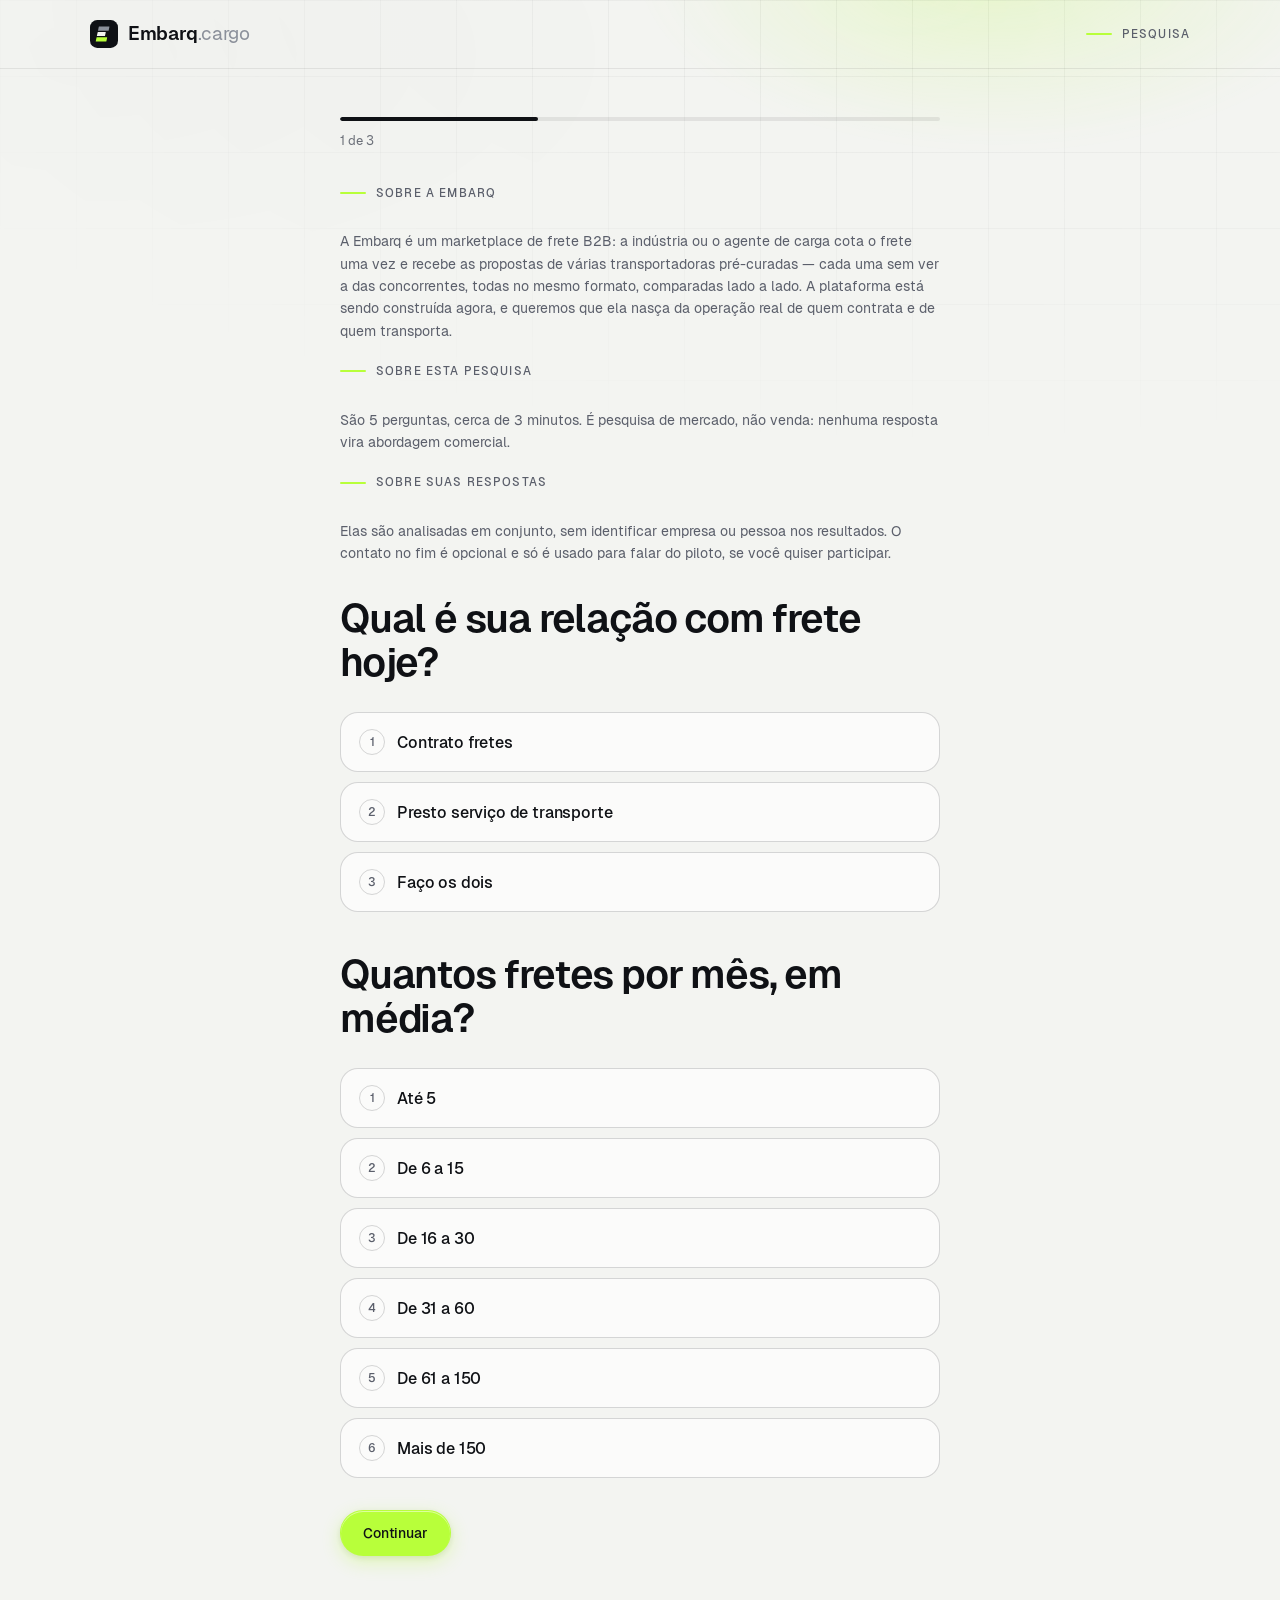
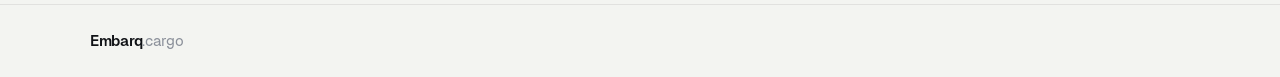
<file: pesquisa/index.html>
<!doctype html>
<html lang="pt-BR">
  <head>
    <meta charset="UTF-8" />
    <meta name="viewport" content="width=device-width, initial-scale=1.0" />

    <title>Pesquisa — Embarq.cargo</title>
    <meta
      name="description"
      content="5 perguntas rápidas sobre como o frete é cotado e contratado hoje. Sem cadastro, responde em três minutos."
    />
    <link rel="canonical" href="https://embarqcargo.com.br/pesquisa/" />
    <!-- `noindex` de propósito: a pesquisa é um momento, não uma página de
         produto. Indexá-la poria um questionário na frente de quem procura a
         Embarq. `follow` porque os links daqui para a landing continuam valendo,
         e as tags og seguem funcionando — quem compartilha no WhatsApp vê o
         cartão, que é como esta página realmente circula. -->
    <meta name="robots" content="noindex, follow" />
    <meta name="theme-color" content="#0F1115" />

    <meta property="og:type" content="website" />
    <meta property="og:site_name" content="Embarq Cargo" />
    <meta property="og:locale" content="pt_BR" />
    <meta property="og:url" content="https://embarqcargo.com.br/pesquisa/" />
    <meta property="og:title" content="Pesquisa — Embarq.cargo" />
    <meta
      property="og:description"
      content="5 perguntas sobre como o frete é cotado e contratado hoje. Sem cadastro, três minutos."
    />
    <meta property="og:image" content="https://embarqcargo.com.br/og-image.png" />
    <meta property="og:image:width" content="1200" />
    <meta property="og:image:height" content="630" />

    <meta name="twitter:card" content="summary_large_image" />
    <meta name="twitter:title" content="Pesquisa — Embarq.cargo" />
    <meta
      name="twitter:description"
      content="5 perguntas sobre como o frete é cotado e contratado hoje. Sem cadastro, três minutos."
    />
    <meta name="twitter:image" content="https://embarqcargo.com.br/og-image.png" />

    <link rel="icon" href="/favicon.svg" type="image/svg+xml" />
    <link rel="apple-touch-icon" href="/apple-touch-icon.png" />

    <script type="module" crossorigin src="/assets/pesquisa-C1ynrrqN.js"></script>
    <link rel="modulepreload" crossorigin href="/assets/index-CfhsuWbz.js">
    <link rel="stylesheet" crossorigin href="/assets/index-B1-DxNjW.css">
  </head>

  <body>
    <div class="fundo" aria-hidden="true"></div>

    <div class="conteudo flex min-h-dvh flex-col">
      <header class="border-b border-line">
        <div class="container-embarq flex h-[68px] items-center justify-between gap-4">
          <a href="/" class="flex items-center gap-2.5 text-ink no-underline" aria-label="Embarq.cargo, página inicial">
            <svg width="28" height="28" viewBox="0 0 200 200" aria-hidden="true" focusable="false">
              <rect width="200" height="200" rx="52" fill="#0F1115" />
              <g transform="translate(100 100) skewX(-12) translate(-100 -100)">
                <rect x="52" y="47" width="76" height="30" rx="2" fill="#8B909A" />
                <rect x="52" y="85" width="58" height="30" rx="2" fill="#F3F4F1" />
                <rect x="52" y="123" width="76" height="30" rx="2" fill="#B8FF3A" />
              </g>
            </svg>
            <span class="text-[19px] tracking-[-0.02em]"
              ><span class="font-semibold">Embarq</span><span class="font-normal" style="color: #8b909a">.cargo</span></span
            >
          </a>
          <span class="rotulo">Pesquisa</span>
        </div>
      </header>

      <main class="container-embarq flex w-full max-w-[680px] flex-1 flex-col py-8 sm:py-12">
        <!-- A barra existe no markup entregue, mesmo antes do JavaScript: sem
             ela a tela pularia de altura no primeiro render. Fica escondida até
             a primeira pergunta aparecer. -->
        <div data-progresso hidden class="mb-8">
          <div
            class="progresso-trilho"
            role="progressbar"
            aria-valuemin="0"
            aria-valuemax="3"
            aria-valuenow="0"
            aria-label="Progresso da pesquisa"
            data-trilho
          >
            <span class="progresso-barra" style="width: 0%" data-barra></span>
          </div>
          <p class="mt-2.5 text-[13px] text-ink-400" data-contador></p>
        </div>

        <!-- Onde cada tela é montada. `aria-live="polite"` porque a troca de
             pergunta não move a página: sem isto, quem usa leitor de tela
             continuaria ouvindo a pergunta anterior. -->
        <div data-palco aria-live="polite" class="flex-1">
          <noscript>
            <h1 class="text-secao">Esta pesquisa precisa de JavaScript</h1>
            <p class="mt-4 text-lead text-ink-700">
              Ative o JavaScript para responder, ou escreva para
              <a href="mailto:contato@embarqcargo.com.br" class="text-ink underline"
                >contato@embarqcargo.com.br</a
              >.
            </p>
          </noscript>
        </div>
      </main>

      <footer class="border-t border-line">
        <div class="container-embarq flex flex-wrap items-center justify-between gap-3 py-6">
          <span class="text-[15px] tracking-[-0.02em]"
            ><span class="font-semibold">Embarq</span><span class="font-normal" style="color: #8b909a">.cargo</span></span
          >
        </div>
      </footer>
    </div>
  </body>
</html>
</file>
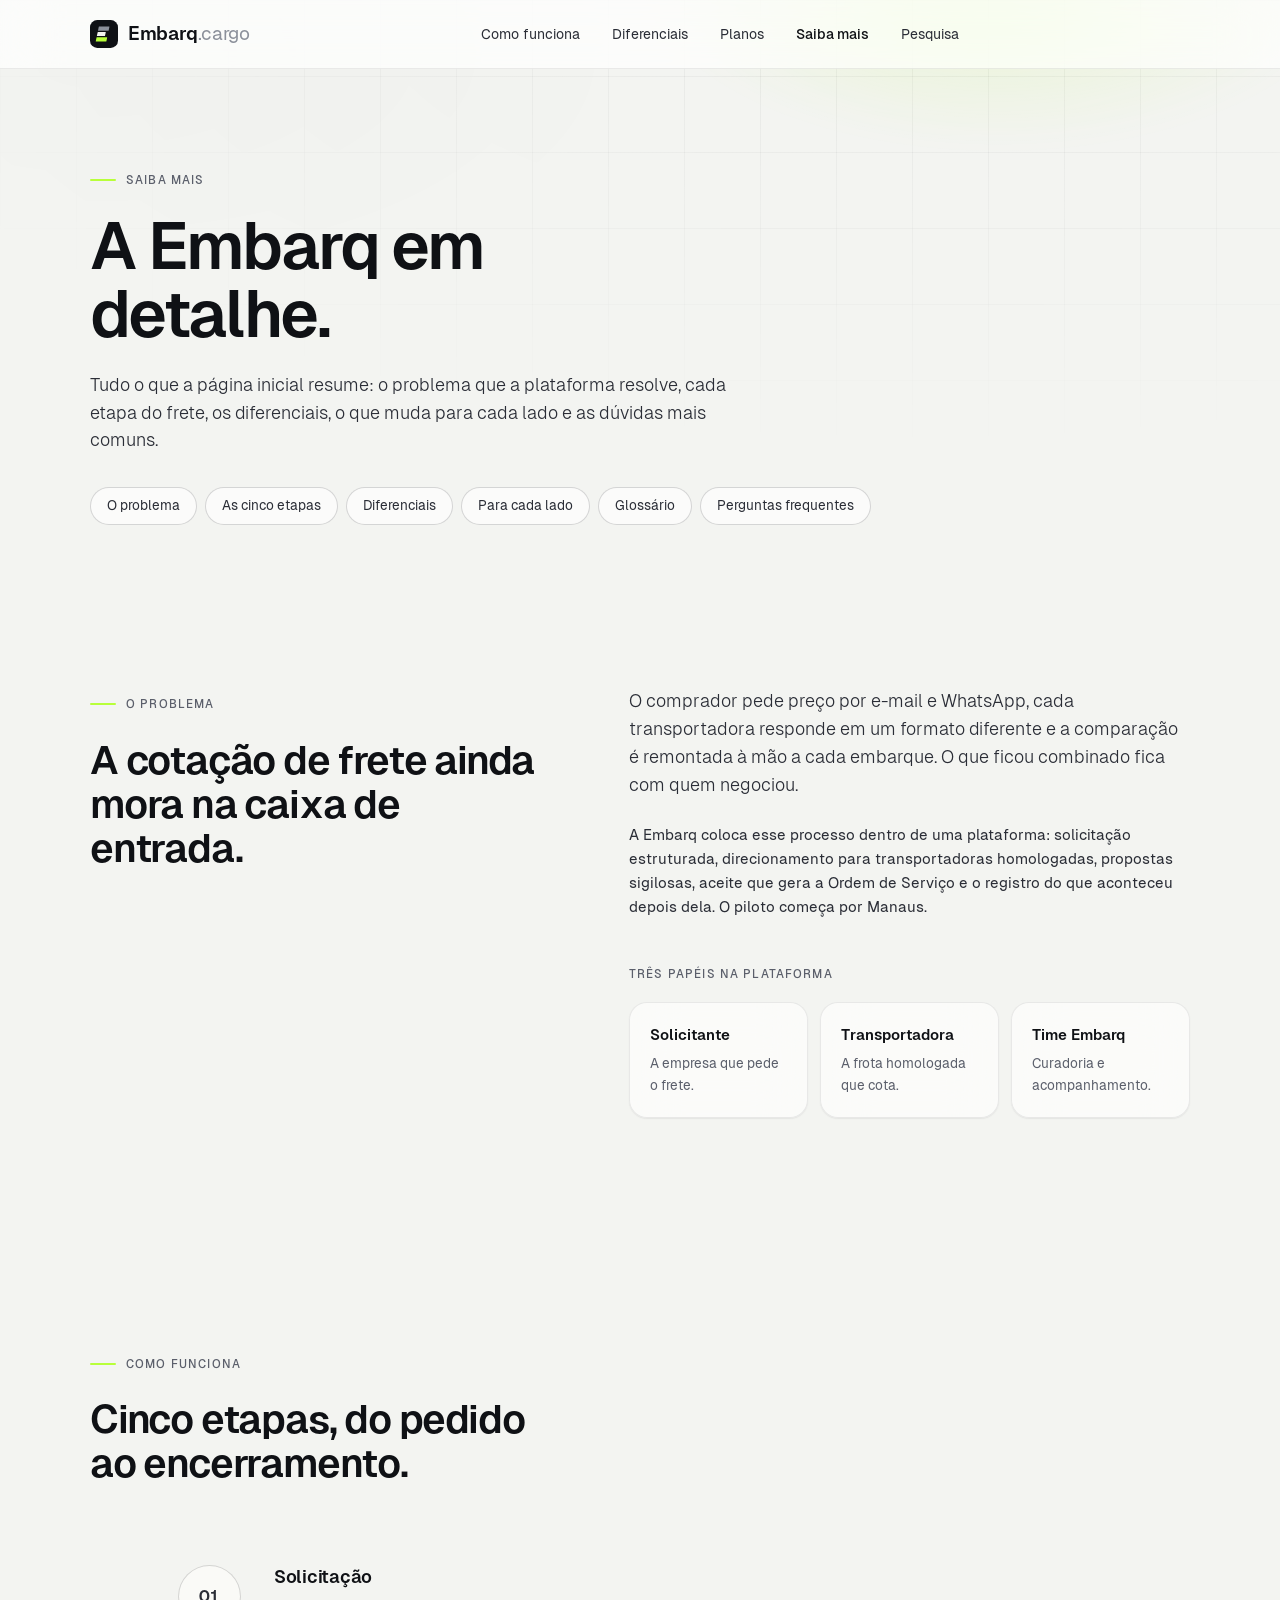
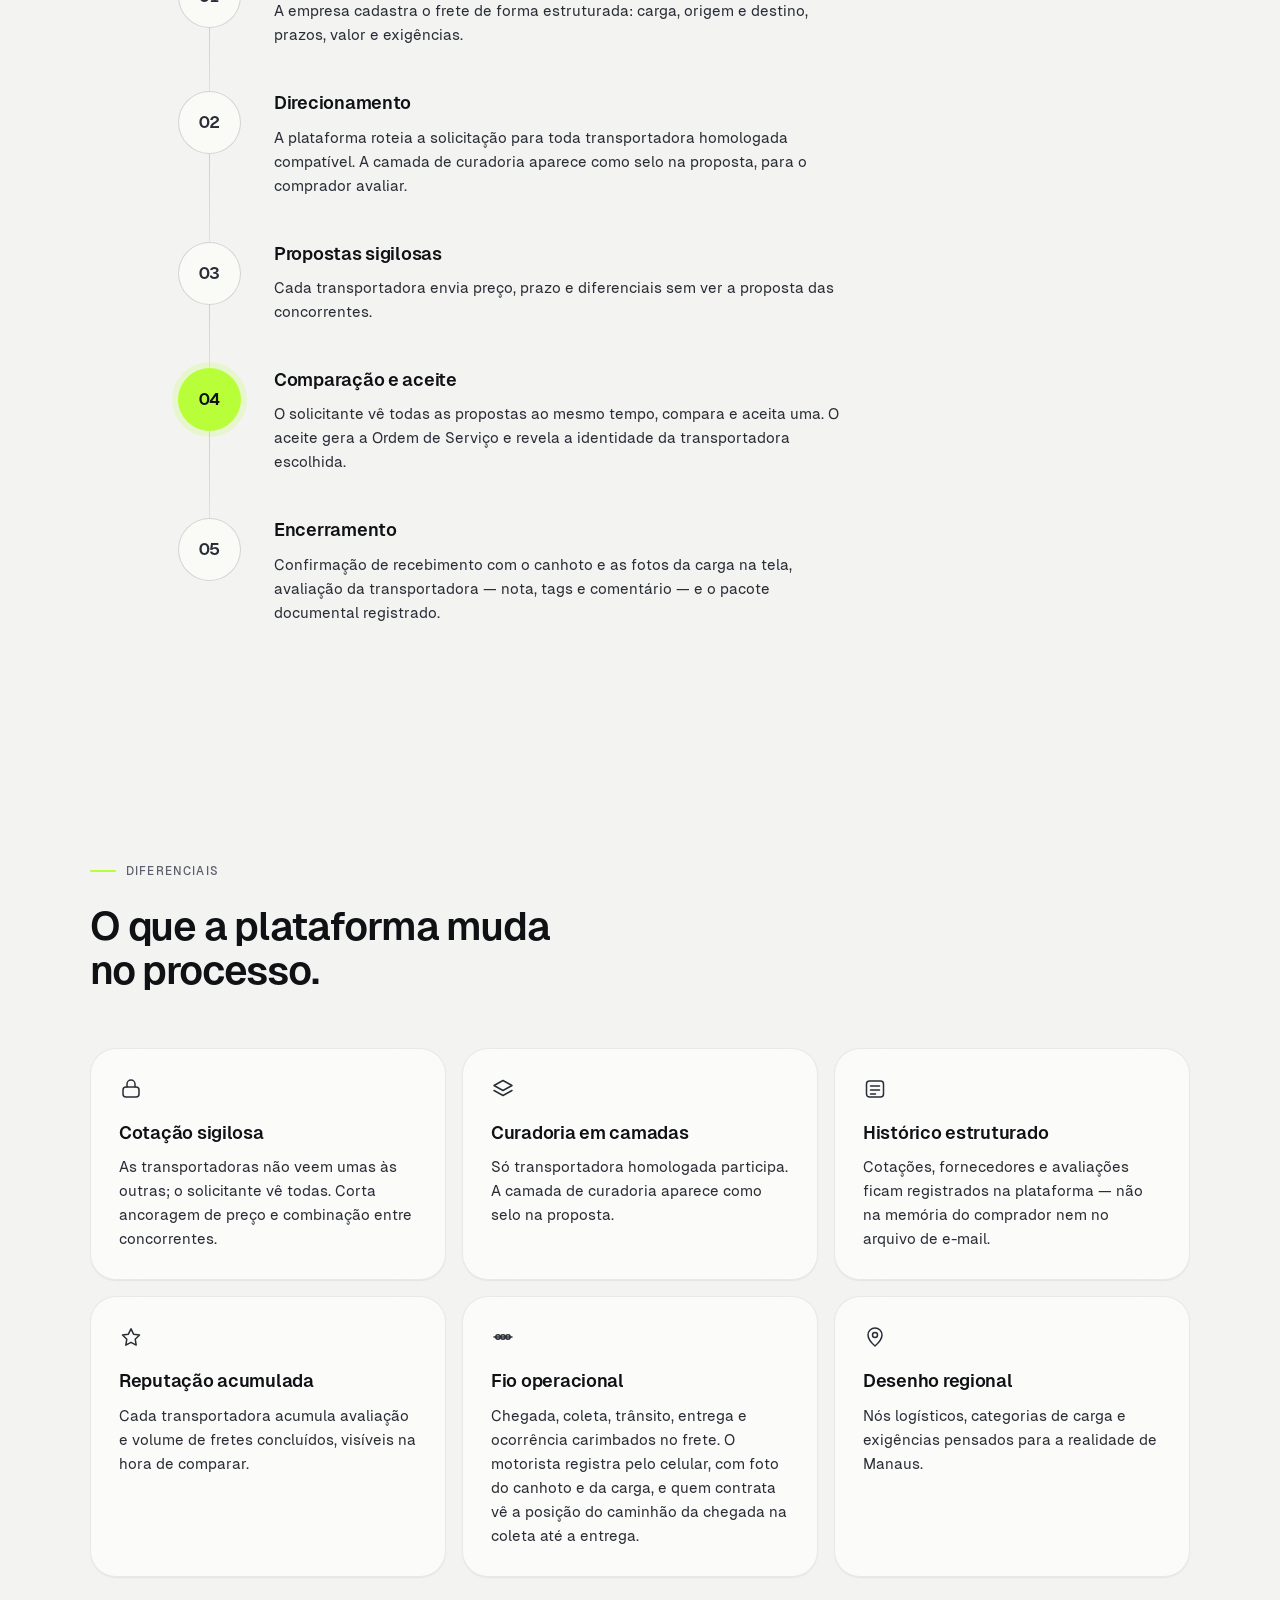
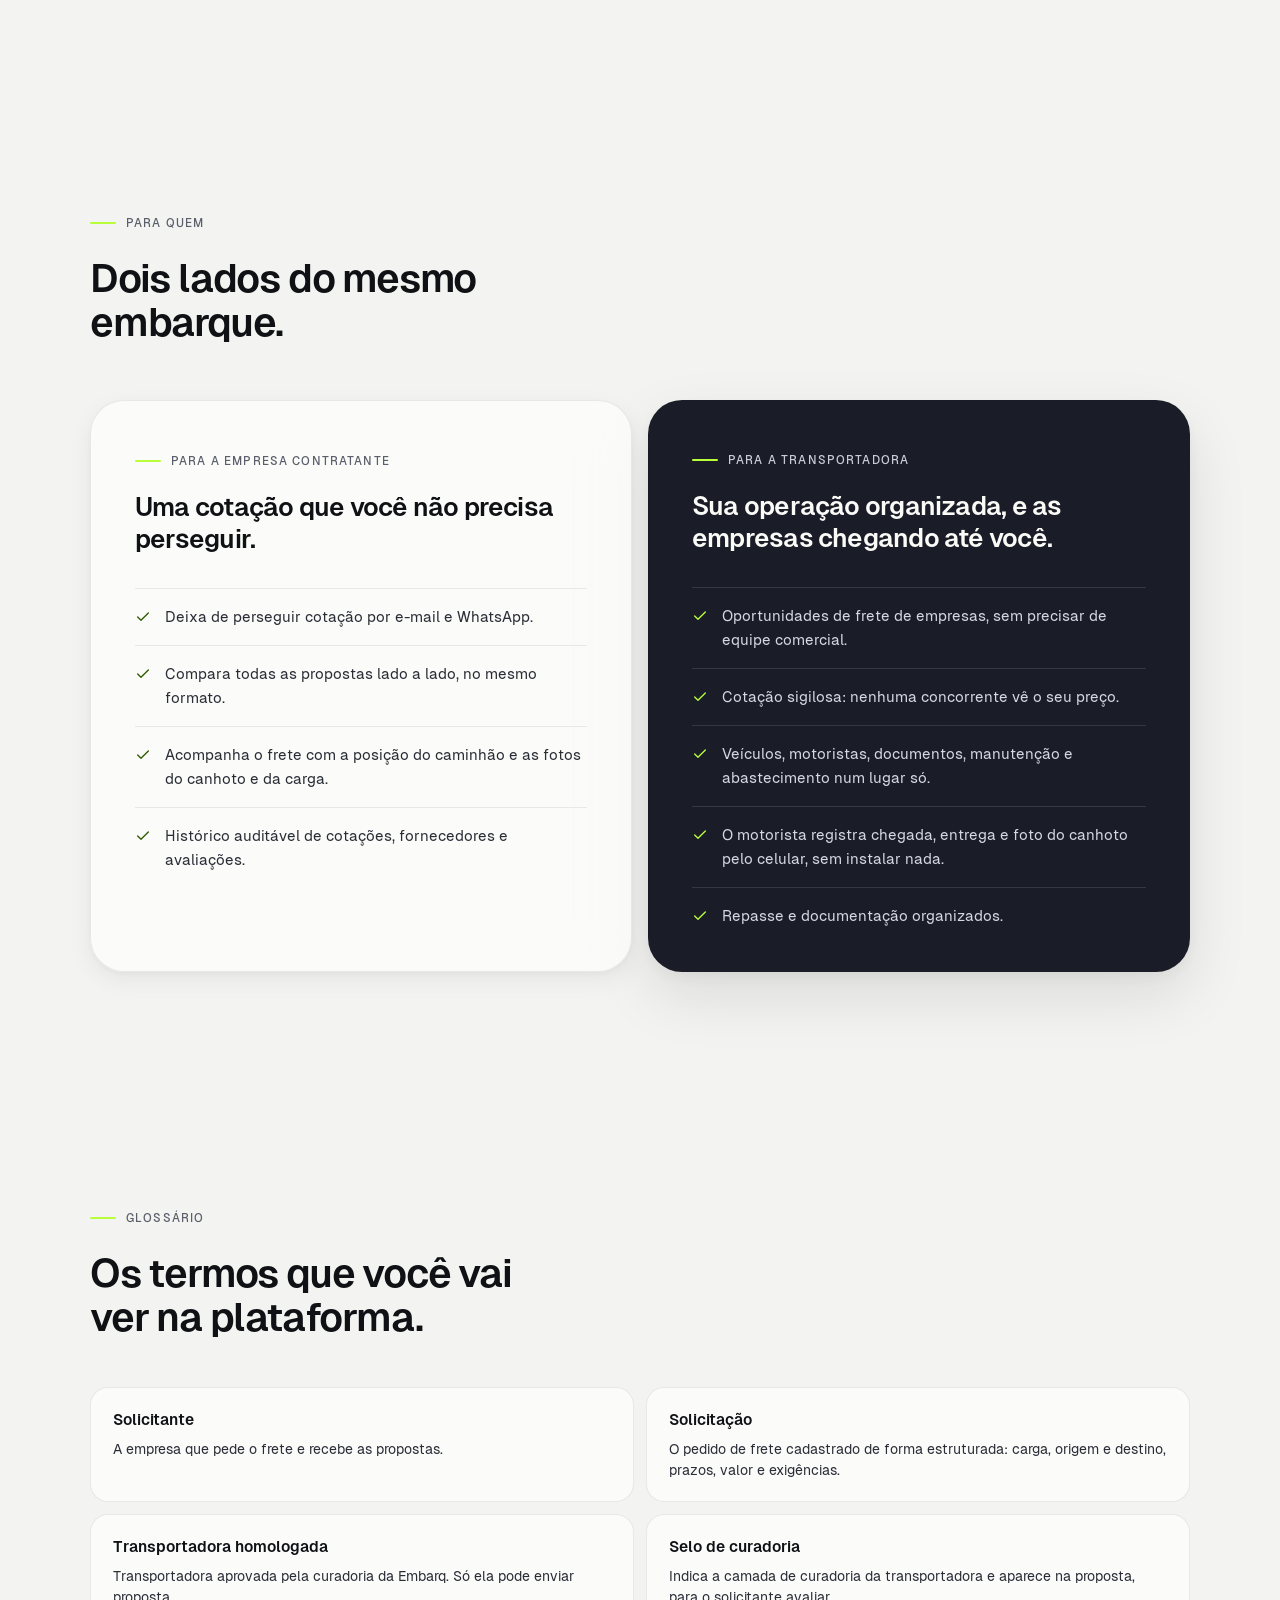
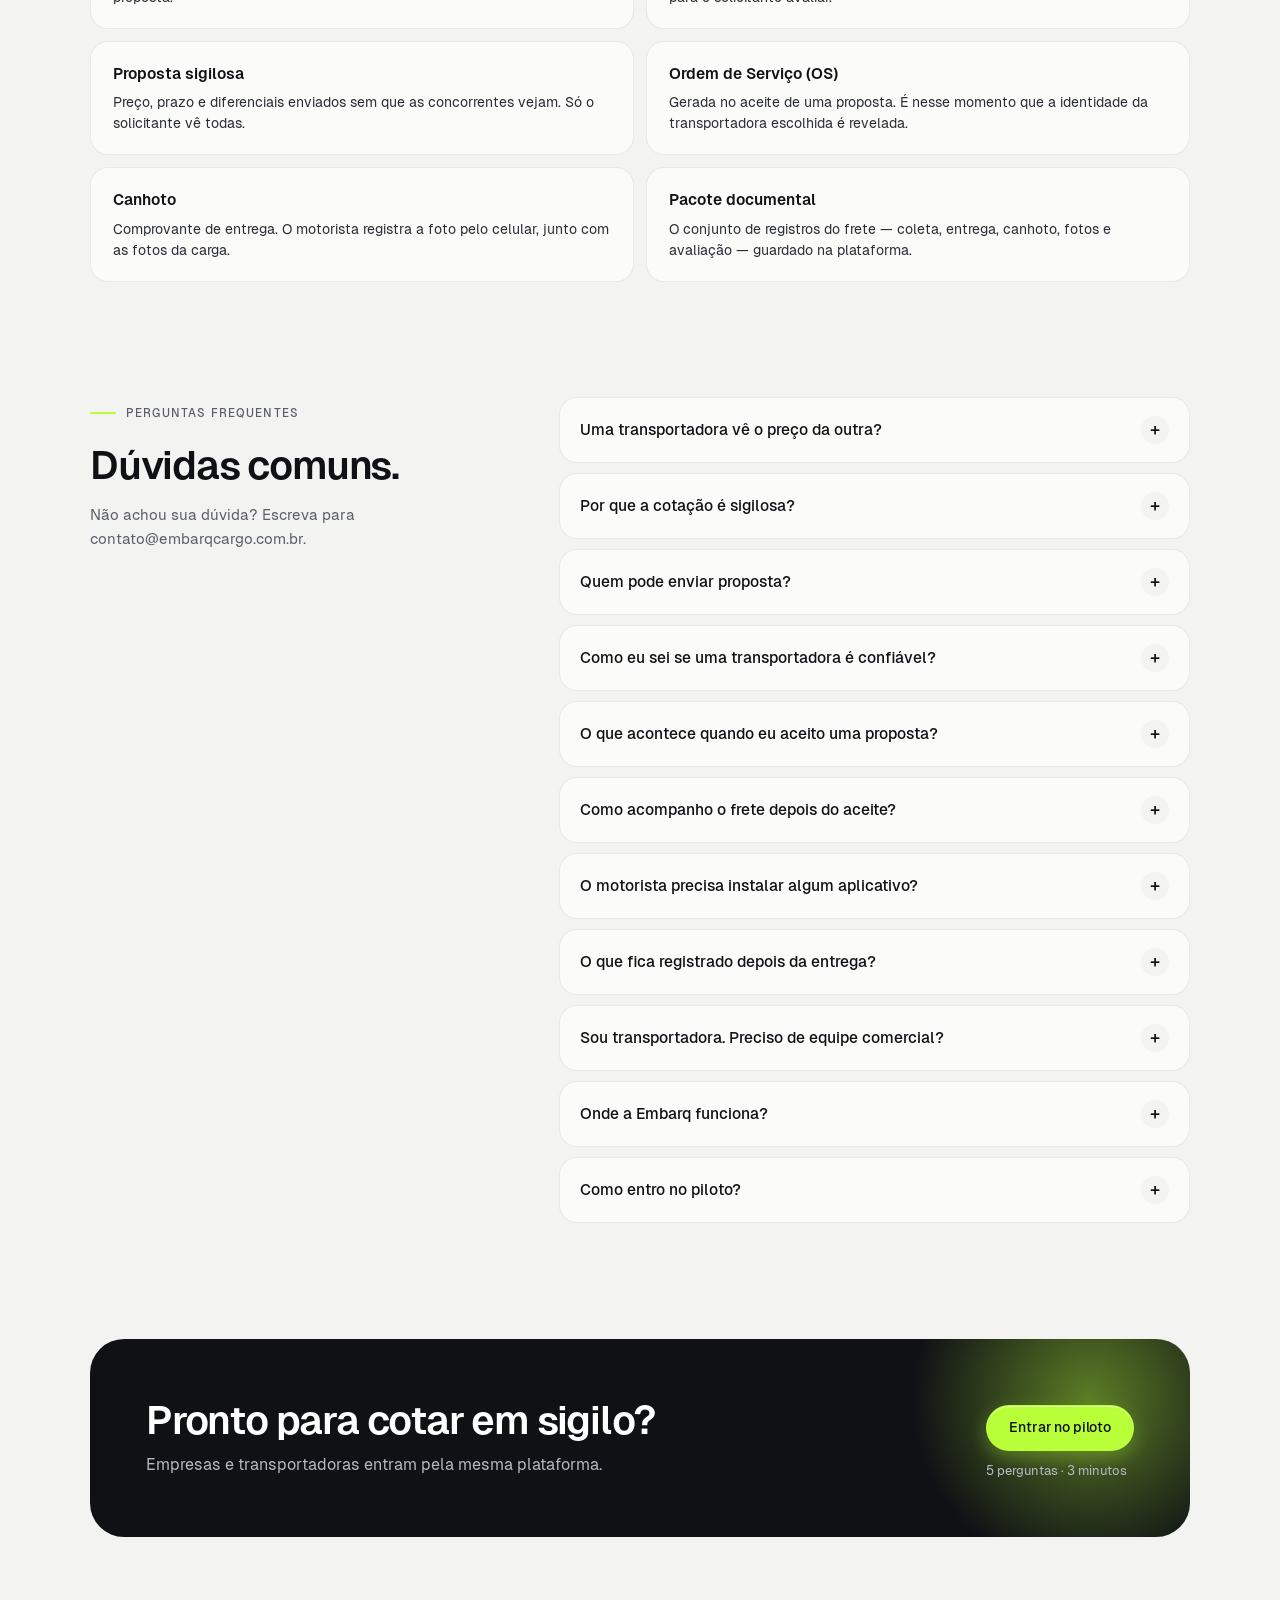
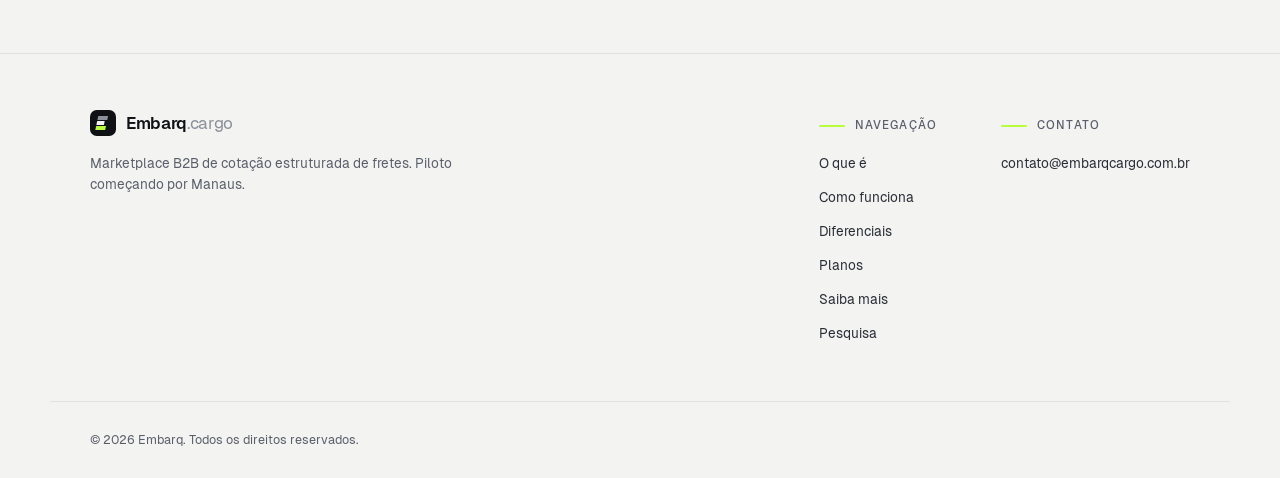
<file: saiba-mais/index.html>
<!doctype html>
<html lang="pt-BR">
  <head>
    <meta charset="UTF-8" />
    <meta name="viewport" content="width=device-width, initial-scale=1.0" />

    <title>Saiba mais — Embarq Cargo</title>
    <meta
      name="description"
      content="Marketplace B2B de cotação estruturada de fretes. Transportadoras homologadas cotam em sigilo; quem contrata o frete compara todas as propostas lado a lado. Começando por Manaus."
    />
    <link rel="canonical" href="https://embarqcargo.com.br/saiba-mais/" />
    <meta name="robots" content="index, follow" />
    <meta name="theme-color" content="#0F1115" />

    <meta property="og:type" content="website" />
    <meta property="og:site_name" content="Embarq Cargo" />
    <meta property="og:locale" content="pt_BR" />
    <meta property="og:url" content="https://embarqcargo.com.br/saiba-mais/" />
    <meta property="og:title" content="Embarq Cargo — sua cotação de frete em sigilo" />
    <meta
      property="og:description"
      content="Marketplace B2B que conecta empresas a transportadoras pré-curadas, com cotação sigilosa entre concorrentes."
    />
    <meta property="og:image" content="https://embarqcargo.com.br/og-image.png" />
    <meta property="og:image:width" content="1200" />
    <meta property="og:image:height" content="630" />

    <meta name="twitter:card" content="summary_large_image" />
    <meta name="twitter:title" content="Embarq Cargo — sua cotação de frete em sigilo" />
    <meta
      name="twitter:description"
      content="Marketplace B2B que conecta empresas a transportadoras pré-curadas, com cotação sigilosa entre concorrentes."
    />
    <meta name="twitter:image" content="https://embarqcargo.com.br/og-image.png" />

    <link rel="icon" href="/favicon.svg" type="image/svg+xml" />
    <link rel="apple-touch-icon" href="/apple-touch-icon.png" />

    <script type="application/ld+json">
      {
        "@context": "https://schema.org",
        "@type": "Organization",
        "name": "Embarq Cargo",
        "alternateName": "Embarq",
        "url": "https://embarqcargo.com.br/",
        "logo": "https://embarqcargo.com.br/favicon.svg",
        "email": "contato@embarqcargo.com.br",
        "description": "Marketplace B2B de cotação estruturada de fretes, com cotação sigilosa entre transportadoras homologadas.",
        "contactPoint": {
          "@type": "ContactPoint",
          "contactType": "comercial",
          "email": "contato@embarqcargo.com.br",
          "availableLanguage": ["Portuguese"]
        }
      }
    </script>

    <script type="module" crossorigin src="/assets/index-Kib1uGmb.js"></script>
    <link rel="modulepreload" crossorigin href="/assets/index-CfhsuWbz.js">
    <link rel="stylesheet" crossorigin href="/assets/index-B1-DxNjW.css">
    <link rel="stylesheet" href="/assets/v2.css">
  </head>

  <body>
    <div class="fundo" aria-hidden="true"></div>

    <a
      href="#conteudo"
      class="btn btn-primario sr-only focus:not-sr-only focus:fixed focus:top-3 focus:left-3 focus:z-50"
      >Pular para o conteúdo</a
    >

    <div class="conteudo">
      <!-- ── Navegação ──────────────────────────────────────────── -->
      <header class="vidro-forte fixed inset-x-0 top-0 z-40 border-b border-line">
        <div class="container-embarq flex h-[68px] items-center justify-between gap-4">
          <a href="/" class="flex items-center gap-2.5 text-ink no-underline" aria-label="Embarq.cargo, página inicial">
            <svg width="28" height="28" viewBox="0 0 200 200" aria-hidden="true" focusable="false">
              <rect width="200" height="200" rx="52" fill="#0F1115" />
              <g transform="translate(100 100) skewX(-12) translate(-100 -100)">
                <rect x="52" y="47" width="76" height="30" rx="2" fill="#8B909A" />
                <rect x="52" y="85" width="58" height="30" rx="2" fill="#F3F4F1" />
                <rect x="52" y="123" width="76" height="30" rx="2" fill="#B8FF3A" />
              </g>
            </svg>
            <span class="text-[19px] tracking-[-0.02em]"
              ><span class="font-semibold">Embarq</span><span class="font-normal" style="color: #8b909a">.cargo</span></span
            >
          </a>

          <nav class="hidden items-center gap-8 md:flex" aria-label="Seções da página">
            <a href="/#como-funciona" class="text-[14px] text-ink-700 no-underline transition-colors hover:text-ink"
              >Como funciona</a
            >
            <a href="/#diferenciais" class="text-[14px] text-ink-700 no-underline transition-colors hover:text-ink"
              >Diferenciais</a
            >
            <a href="/#planos" class="text-[14px] text-ink-700 no-underline transition-colors hover:text-ink"
              >Planos</a
            >
            <a href="/saiba-mais/" class="text-[14px] font-medium text-ink no-underline" aria-current="page"
              >Saiba mais</a
            >
            <a href="/pesquisa/" class="text-[14px] text-ink-700 no-underline transition-colors hover:text-ink"
              >Pesquisa</a
            >
          </nav>

          <div class="flex items-center gap-2">
            <button
              type="button"
              class="grid h-10 w-10 place-items-center rounded-pill border border-line-strong bg-transparent text-ink md:hidden"
              data-menu-botao
              aria-expanded="false"
              aria-controls="menu-mobile"
              aria-label="Abrir menu"
            >
              <svg width="20" height="20" viewBox="0 0 24 24" fill="none" stroke="currentColor" stroke-width="1.5" stroke-linecap="round" aria-hidden="true">
                <path d="M4 7h16M4 12h16M4 17h16" />
              </svg>
            </button>
          </div>
        </div>

        <div id="menu-mobile" class="border-t border-line md:hidden" data-menu-painel hidden>
          <nav class="container-embarq flex flex-col gap-1 py-4" aria-label="Seções da página">
            <a href="/#como-funciona" class="rounded-sm px-2 py-3 text-ink-700 no-underline">Como funciona</a>
            <a href="/#diferenciais" class="rounded-sm px-2 py-3 text-ink-700 no-underline">Diferenciais</a>
            <a href="/#planos" class="rounded-sm px-2 py-3 text-ink-700 no-underline">Planos</a>
            <a href="/saiba-mais/" class="rounded-sm px-2 py-3 font-medium text-ink no-underline" aria-current="page">Saiba mais</a>
            <a href="/pesquisa/" class="rounded-sm px-2 py-3 text-ink-700 no-underline">Pesquisa</a>
          </nav>
        </div>
      </header>


      <main id="conteudo" tabindex="-1">
        <!-- ── Abertura ─────────────────────────────────────────── -->
        <section class="secao sm-abertura pt-[132px] md:pt-[164px]">
          <div class="container-embarq">
            <p class="rotulo">Saiba mais</p>
            <h1 class="mt-6 text-hero text-ink sm-titulo">A Embarq em detalhe.</h1>
            <p class="mt-6 max-w-[56ch] text-lead text-ink-700">
              Tudo o que a página inicial resume: o problema que a plataforma resolve, cada etapa do frete, os
              diferenciais, o que muda para cada lado e as dúvidas mais comuns.
            </p>

            <nav class="sm-indice" aria-label="Nesta página">
              <a href="#o-que-e">O problema</a>
              <a href="#etapas">As cinco etapas</a>
              <a href="#diferenciais">Diferenciais</a>
              <a href="#para-quem">Para cada lado</a>
              <a href="#glossario">Glossário</a>
              <a href="#perguntas">Perguntas frequentes</a>
            </nav>
          </div>
        </section>


        <!-- ── O que é / o problema ─────────────────────────────── -->
        <section id="o-que-e" class="secao" aria-labelledby="t-o-que-e" tabindex="-1">
          <div class="container-embarq">
            <div class="grid gap-12 lg:grid-cols-[0.9fr_1.1fr] lg:gap-20">
              <div>
                <p class="rotulo">O problema</p>
                <h2 id="t-o-que-e" class="mt-6 text-secao text-ink">
                  A cotação de frete ainda mora na caixa de entrada.
                </h2>
              </div>

              <div class="max-w-[62ch]">
                <p class="text-lead text-ink-700">
                  O comprador pede preço por e-mail e WhatsApp, cada transportadora responde em um formato
                  diferente e a comparação é remontada à mão a cada embarque. O que ficou combinado fica com
                  quem negociou.
                </p>
                <p class="mt-6 text-corpo text-ink-700">
                  A Embarq coloca esse processo dentro de uma plataforma: solicitação estruturada, direcionamento
                  para transportadoras homologadas, propostas sigilosas, aceite que gera a Ordem de Serviço e o
                  registro do que aconteceu depois dela. O piloto começa por Manaus.
                </p>

                <h3 class="mt-12 text-rotulo uppercase text-ink-500">Três papéis na plataforma</h3>
                <ul class="mt-5 grid list-none gap-3 p-0 sm:grid-cols-3">
                  <li class="vidro cartao rounded-md p-5">
                    <p class="text-[15px] font-semibold text-ink">Solicitante</p>
                    <p class="mt-1.5 text-[13.5px] text-ink-500">A empresa que pede o frete.</p>
                  </li>
                  <li class="vidro cartao rounded-md p-5">
                    <p class="text-[15px] font-semibold text-ink">Transportadora</p>
                    <p class="mt-1.5 text-[13.5px] text-ink-500">A frota homologada que cota.</p>
                  </li>
                  <li class="vidro cartao rounded-md p-5">
                    <p class="text-[15px] font-semibold text-ink">Time Embarq</p>
                    <p class="mt-1.5 text-[13.5px] text-ink-500">Curadoria e acompanhamento.</p>
                  </li>
                </ul>
              </div>
            </div>
          </div>
        </section>

        <!-- ── Como funciona ────────────────────────────────────── -->
        <section id="etapas" class="secao" aria-labelledby="t-etapas" tabindex="-1">
          <div class="container-embarq">
            <div class="max-w-[46ch]">
              <p class="rotulo">Como funciona</p>
              <h2 id="t-etapas" class="mt-6 text-secao text-ink">Cinco etapas, do pedido ao encerramento.</h2>
            </div>

            <ol class="mt-14 list-none p-0 lg:mt-20 lg:pl-[8%]">
              <li class="etapa">
                <span class="etapa-num" aria-hidden="true">01</span>
                <h3 class="text-titulo text-ink">Solicitação</h3>
                <p class="mt-2.5 max-w-[58ch] text-corpo text-ink-700">
                  A empresa cadastra o frete de forma estruturada: carga, origem e destino, prazos, valor e
                  exigências.
                </p>
              </li>
              <li class="etapa">
                <span class="etapa-num" aria-hidden="true">02</span>
                <h3 class="text-titulo text-ink">Direcionamento</h3>
                <p class="mt-2.5 max-w-[58ch] text-corpo text-ink-700">
                  A plataforma roteia a solicitação para toda transportadora homologada compatível. A camada de
                  curadoria aparece como selo na proposta, para o comprador avaliar.
                </p>
              </li>
              <li class="etapa">
                <span class="etapa-num" aria-hidden="true">03</span>
                <h3 class="text-titulo text-ink">Propostas sigilosas</h3>
                <p class="mt-2.5 max-w-[58ch] text-corpo text-ink-700">
                  Cada transportadora envia preço, prazo e diferenciais sem ver a proposta das concorrentes.
                </p>
              </li>
              <li class="etapa">
                <span class="etapa-num" data-marco aria-hidden="true">04</span>
                <h3 class="text-titulo text-ink">Comparação e aceite</h3>
                <p class="mt-2.5 max-w-[58ch] text-corpo text-ink-700">
                  O solicitante vê todas as propostas ao mesmo tempo, compara e aceita uma. O aceite gera a Ordem
                  de Serviço e revela a identidade da transportadora escolhida.
                </p>
              </li>
              <li class="etapa">
                <span class="etapa-num" aria-hidden="true">05</span>
                <h3 class="text-titulo text-ink">Encerramento</h3>
                <p class="mt-2.5 max-w-[58ch] text-corpo text-ink-700">
                  Confirmação de recebimento com o canhoto e as fotos da carga na tela, avaliação da
                  transportadora — nota, tags e comentário — e o pacote documental registrado.
                </p>
              </li>
            </ol>
          </div>
        </section>

        <!-- ── Diferenciais ─────────────────────────────────────── -->
        <section id="diferenciais" class="secao" aria-labelledby="t-diferenciais" tabindex="-1">
          <div class="container-embarq">
            <div class="max-w-[46ch]">
              <p class="rotulo">Diferenciais</p>
              <h2 id="t-diferenciais" class="mt-6 text-secao text-ink">O que a plataforma muda no processo.</h2>
            </div>

            <ul class="mt-14 grid list-none gap-4 p-0 sm:grid-cols-2 lg:grid-cols-3">
              <li class="vidro cartao rounded-lg p-7">
                <svg class="text-ink-700" width="24" height="24" viewBox="0 0 24 24" fill="none" stroke="currentColor" stroke-width="1.5" stroke-linecap="round" stroke-linejoin="round" aria-hidden="true">
                  <rect x="4" y="10" width="16" height="10" rx="3" />
                  <path d="M8 10V7a4 4 0 0 1 8 0v3" />
                </svg>
                <h3 class="mt-5 text-titulo text-ink">Cotação sigilosa</h3>
                <p class="mt-2.5 text-corpo text-ink-700">
                  As transportadoras não veem umas às outras; o solicitante vê todas. Corta ancoragem de preço e
                  combinação entre concorrentes.
                </p>
              </li>

              <li class="vidro cartao rounded-lg p-7">
                <svg class="text-ink-700" width="24" height="24" viewBox="0 0 24 24" fill="none" stroke="currentColor" stroke-width="1.5" stroke-linecap="round" stroke-linejoin="round" aria-hidden="true">
                  <path d="M12 3.5 21 8.5 12 13.5 3 8.5z" />
                  <path d="M3 13.5 12 18.5 21 13.5" />
                </svg>
                <h3 class="mt-5 text-titulo text-ink">Curadoria em camadas</h3>
                <p class="mt-2.5 text-corpo text-ink-700">
                  Só transportadora homologada participa. A camada de curadoria aparece como selo na proposta.
                </p>
              </li>

              <li class="vidro cartao rounded-lg p-7">
                <svg class="text-ink-700" width="24" height="24" viewBox="0 0 24 24" fill="none" stroke="currentColor" stroke-width="1.5" stroke-linecap="round" stroke-linejoin="round" aria-hidden="true">
                  <rect x="3.5" y="4" width="17" height="16" rx="3" />
                  <path d="M7.5 9h9M7.5 13h9M7.5 17h5" />
                </svg>
                <h3 class="mt-5 text-titulo text-ink">Histórico estruturado</h3>
                <p class="mt-2.5 text-corpo text-ink-700">
                  Cotações, fornecedores e avaliações ficam registrados na plataforma — não na memória do
                  comprador nem no arquivo de e-mail.
                </p>
              </li>

              <li class="vidro cartao rounded-lg p-7">
                <svg class="text-ink-700" width="24" height="24" viewBox="0 0 24 24" fill="none" stroke="currentColor" stroke-width="1.5" stroke-linecap="round" stroke-linejoin="round" aria-hidden="true">
                  <path d="m12 3.8 2.6 5.4 5.9.8-4.3 4.2 1 5.9-5.2-2.8-5.2 2.8 1-5.9-4.3-4.2 5.9-.8z" />
                </svg>
                <h3 class="mt-5 text-titulo text-ink">Reputação acumulada</h3>
                <p class="mt-2.5 text-corpo text-ink-700">
                  Cada transportadora acumula avaliação e volume de fretes concluídos, visíveis na hora de
                  comparar.
                </p>
              </li>

              <li class="vidro cartao rounded-lg p-7">
                <svg class="text-ink-700" width="24" height="24" viewBox="0 0 24 24" fill="none" stroke="currentColor" stroke-width="1.5" stroke-linecap="round" stroke-linejoin="round" aria-hidden="true">
                  <path d="M3 12h18" />
                  <circle cx="7" cy="12" r="2.2" />
                  <circle cx="12" cy="12" r="2.2" />
                  <circle cx="17" cy="12" r="2.2" />
                </svg>
                <h3 class="mt-5 text-titulo text-ink">Fio operacional</h3>
                <p class="mt-2.5 text-corpo text-ink-700">
                  Chegada, coleta, trânsito, entrega e ocorrência carimbados no frete. O motorista registra pelo
                  celular, com foto do canhoto e da carga, e quem contrata vê a posição do caminhão da chegada na
                  coleta até a entrega.
                </p>
              </li>

              <li class="vidro cartao rounded-lg p-7">
                <svg class="text-ink-700" width="24" height="24" viewBox="0 0 24 24" fill="none" stroke="currentColor" stroke-width="1.5" stroke-linecap="round" stroke-linejoin="round" aria-hidden="true">
                  <path d="M12 21s7-6.1 7-11a7 7 0 1 0-14 0c0 4.9 7 11 7 11z" />
                  <circle cx="12" cy="10" r="2.5" />
                </svg>
                <h3 class="mt-5 text-titulo text-ink">Desenho regional</h3>
                <p class="mt-2.5 text-corpo text-ink-700">
                  Nós logísticos, categorias de carga e exigências pensados para a realidade de Manaus.
                </p>
              </li>
            </ul>
          </div>
        </section>

        <!-- ── Para quem ────────────────────────────────────────── -->
        <section id="para-quem" class="secao" aria-labelledby="t-para-quem" tabindex="-1">
          <div class="container-embarq">
            <div class="max-w-[46ch]">
              <p class="rotulo">Para quem</p>
              <h2 id="t-para-quem" class="mt-6 text-secao text-ink">Dois lados do mesmo embarque.</h2>
            </div>

            <div class="mt-14 grid gap-4 lg:grid-cols-2">
              <article class="vidro rounded-xl border border-line p-8 shadow-raised sm:p-11">
                <p class="rotulo">Para a empresa contratante</p>
                <h3 class="mt-5 text-[26px] font-semibold leading-tight tracking-[-0.03em] text-ink">
                  Uma cotação que você não precisa perseguir.
                </h3>
                <ul class="mt-8 flex list-none flex-col gap-4 p-0">
                  <li class="flex gap-3.5 border-t border-line pt-4 text-corpo text-ink-700">
                    <svg class="mt-1 flex-none text-neon-ink" width="16" height="16" viewBox="0 0 24 24" fill="none" stroke="currentColor" stroke-width="2" stroke-linecap="round" stroke-linejoin="round" aria-hidden="true"><path d="M20 6 9 17l-5-5" /></svg>
                    Deixa de perseguir cotação por e-mail e WhatsApp.
                  </li>
                  <li class="flex gap-3.5 border-t border-line pt-4 text-corpo text-ink-700">
                    <svg class="mt-1 flex-none text-neon-ink" width="16" height="16" viewBox="0 0 24 24" fill="none" stroke="currentColor" stroke-width="2" stroke-linecap="round" stroke-linejoin="round" aria-hidden="true"><path d="M20 6 9 17l-5-5" /></svg>
                    Compara todas as propostas lado a lado, no mesmo formato.
                  </li>
                  <li class="flex gap-3.5 border-t border-line pt-4 text-corpo text-ink-700">
                    <svg class="mt-1 flex-none text-neon-ink" width="16" height="16" viewBox="0 0 24 24" fill="none" stroke="currentColor" stroke-width="2" stroke-linecap="round" stroke-linejoin="round" aria-hidden="true"><path d="M20 6 9 17l-5-5" /></svg>
                    Acompanha o frete com a posição do caminhão e as fotos do canhoto e da carga.
                  </li>
                  <li class="flex gap-3.5 border-t border-line pt-4 text-corpo text-ink-700">
                    <svg class="mt-1 flex-none text-neon-ink" width="16" height="16" viewBox="0 0 24 24" fill="none" stroke="currentColor" stroke-width="2" stroke-linecap="round" stroke-linejoin="round" aria-hidden="true"><path d="M20 6 9 17l-5-5" /></svg>
                    Histórico auditável de cotações, fornecedores e avaliações.
                  </li>
                </ul>
              </article>

              <!-- O bloco escuro é o único da página onde o neon vira TEXTO:
                   sobre `--accent-structural` ele tem contraste de sobra, o
                   que não acontece sobre o off-white. -->
              <article class="rounded-xl bg-accent p-8 text-surface shadow-float sm:p-11">
                <p class="rotulo rotulo-claro">Para a transportadora</p>
                <h3 class="mt-5 text-[26px] font-semibold leading-tight tracking-[-0.03em] text-surface">
                  Sua operação organizada, e as empresas chegando até você.
                </h3>
                <ul class="mt-8 flex list-none flex-col gap-4 p-0">
                  <li class="flex gap-3.5 border-t border-white/12 pt-4 text-corpo text-[#d5d8e0]">
                    <svg class="mt-1 flex-none text-neon" width="16" height="16" viewBox="0 0 24 24" fill="none" stroke="currentColor" stroke-width="2" stroke-linecap="round" stroke-linejoin="round" aria-hidden="true"><path d="M20 6 9 17l-5-5" /></svg>
                    Oportunidades de frete de empresas, sem precisar de equipe comercial.
                  </li>
                  <li class="flex gap-3.5 border-t border-white/12 pt-4 text-corpo text-[#d5d8e0]">
                    <svg class="mt-1 flex-none text-neon" width="16" height="16" viewBox="0 0 24 24" fill="none" stroke="currentColor" stroke-width="2" stroke-linecap="round" stroke-linejoin="round" aria-hidden="true"><path d="M20 6 9 17l-5-5" /></svg>
                    Cotação sigilosa: nenhuma concorrente vê o seu preço.
                  </li>
                  <li class="flex gap-3.5 border-t border-white/12 pt-4 text-corpo text-[#d5d8e0]">
                    <svg class="mt-1 flex-none text-neon" width="16" height="16" viewBox="0 0 24 24" fill="none" stroke="currentColor" stroke-width="2" stroke-linecap="round" stroke-linejoin="round" aria-hidden="true"><path d="M20 6 9 17l-5-5" /></svg>
                    Veículos, motoristas, documentos, manutenção e abastecimento num lugar só.
                  </li>
                  <li class="flex gap-3.5 border-t border-white/12 pt-4 text-corpo text-[#d5d8e0]">
                    <svg class="mt-1 flex-none text-neon" width="16" height="16" viewBox="0 0 24 24" fill="none" stroke="currentColor" stroke-width="2" stroke-linecap="round" stroke-linejoin="round" aria-hidden="true"><path d="M20 6 9 17l-5-5" /></svg>
                    O motorista registra chegada, entrega e foto do canhoto pelo celular, sem instalar nada.
                  </li>
                  <li class="flex gap-3.5 border-t border-white/12 pt-4 text-corpo text-[#d5d8e0]">
                    <svg class="mt-1 flex-none text-neon" width="16" height="16" viewBox="0 0 24 24" fill="none" stroke="currentColor" stroke-width="2" stroke-linecap="round" stroke-linejoin="round" aria-hidden="true"><path d="M20 6 9 17l-5-5" /></svg>
                    Repasse e documentação organizados.
                  </li>
                </ul>
              </article>
            </div>
          </div>
        </section>

        <!-- ── Glossário ────────────────────────────────────────── -->
        <section id="glossario" class="secao" aria-labelledby="t-glossario" tabindex="-1">
          <div class="container-embarq">
            <div class="max-w-[46ch]">
              <p class="rotulo">Glossário</p>
              <h2 id="t-glossario" class="mt-6 text-secao text-ink">Os termos que você vai ver na plataforma.</h2>
            </div>

            <dl class="sm-glossario">
              <div>
                <dt>Solicitante</dt>
                <dd>A empresa que pede o frete e recebe as propostas.</dd>
              </div>
              <div>
                <dt>Solicitação</dt>
                <dd>O pedido de frete cadastrado de forma estruturada: carga, origem e destino, prazos, valor e exigências.</dd>
              </div>
              <div>
                <dt>Transportadora homologada</dt>
                <dd>Transportadora aprovada pela curadoria da Embarq. Só ela pode enviar proposta.</dd>
              </div>
              <div>
                <dt>Selo de curadoria</dt>
                <dd>Indica a camada de curadoria da transportadora e aparece na proposta, para o solicitante avaliar.</dd>
              </div>
              <div>
                <dt>Proposta sigilosa</dt>
                <dd>Preço, prazo e diferenciais enviados sem que as concorrentes vejam. Só o solicitante vê todas.</dd>
              </div>
              <div>
                <dt>Ordem de Serviço (OS)</dt>
                <dd>Gerada no aceite de uma proposta. É nesse momento que a identidade da transportadora escolhida é revelada.</dd>
              </div>
              <div>
                <dt>Canhoto</dt>
                <dd>Comprovante de entrega. O motorista registra a foto pelo celular, junto com as fotos da carga.</dd>
              </div>
              <div>
                <dt>Pacote documental</dt>
                <dd>O conjunto de registros do frete — coleta, entrega, canhoto, fotos e avaliação — guardado na plataforma.</dd>
              </div>
            </dl>
          </div>
        </section>

        <!-- ── Perguntas frequentes ─────────────────────────────── -->
        <section id="perguntas" class="secao pt-0" aria-labelledby="t-perguntas" tabindex="-1">
          <div class="container-embarq v2-faq-wrap">
            <div class="v2-cab">
              <p class="rotulo">Perguntas frequentes</p>
              <h2 id="t-perguntas" class="mt-5 text-secao text-ink">Dúvidas comuns.</h2>
              <p class="mt-4 text-corpo text-ink-500">
                Não achou sua dúvida? Escreva para
                <a href="mailto:contato@embarqcargo.com.br">contato@embarqcargo.com.br</a>.
              </p>
            </div>
            <div class="v2-faq">
              <details>
                <summary>Uma transportadora vê o preço da outra?</summary>
                <p>Não. Cada transportadora vê só a própria proposta. Quem contrata o frete vê todas, ao mesmo tempo e no mesmo formato.</p>
              </details>
              <details>
                <summary>Por que a cotação é sigilosa?</summary>
                <p>Para cortar a ancoragem de preço e a combinação entre concorrentes. Cada transportadora cota pelo próprio custo, sem olhar o valor da outra.</p>
              </details>
              <details>
                <summary>Quem pode enviar proposta?</summary>
                <p>Só transportadoras homologadas pela curadoria da Embarq e compatíveis com a carga e a rota da solicitação.</p>
              </details>
              <details>
                <summary>Como eu sei se uma transportadora é confiável?</summary>
                <p>Cada proposta mostra o selo de curadoria, a avaliação de outros solicitantes e o volume de fretes concluídos na plataforma.</p>
              </details>
              <details>
                <summary>O que acontece quando eu aceito uma proposta?</summary>
                <p>O aceite gera a Ordem de Serviço e revela a transportadora escolhida. A partir daí, você acompanha chegada, coleta, trânsito e entrega.</p>
              </details>
              <details>
                <summary>Como acompanho o frete depois do aceite?</summary>
                <p>O motorista registra cada etapa pelo celular, com foto do canhoto e da carga, e você vê a posição do caminhão da chegada na coleta até a entrega.</p>
              </details>
              <details>
                <summary>O motorista precisa instalar algum aplicativo?</summary>
                <p>Não. Ele registra chegada, entrega e a foto do canhoto pelo celular, sem instalar nada.</p>
              </details>
              <details>
                <summary>O que fica registrado depois da entrega?</summary>
                <p>O recebimento confirmado com canhoto e fotos, a avaliação da transportadora (nota, tags e comentário) e o pacote documental do frete.</p>
              </details>
              <details>
                <summary>Sou transportadora. Preciso de equipe comercial?</summary>
                <p>Não. As solicitações das empresas chegam pela plataforma. Você também organiza veículos, motoristas, documentos, manutenção e abastecimento num lugar só.</p>
              </details>
              <details>
                <summary>Onde a Embarq funciona?</summary>
                <p>O piloto começa por Manaus, com nós logísticos, categorias de carga e exigências pensados para a região.</p>
              </details>
              <details>
                <summary>Como entro no piloto?</summary>
                <p>Respondendo à pesquisa: cinco perguntas sobre como o frete é cotado na sua empresa, em cerca de três minutos. No fim, você diz se quer participar.</p>
              </details>
            </div>
          </div>
        </section>

        <!-- ── CTA final ────────────────────────────────────────── -->
        <section class="secao pt-0" aria-labelledby="t-cta" tabindex="-1">
          <div class="container-embarq">
            <div class="sm-cta">
              <div>
                <h2 id="t-cta" class="text-secao">Pronto para cotar em sigilo?</h2>
                <p>Empresas e transportadoras entram pela mesma plataforma.</p>
              </div>
              <div class="v2-cta-acoes">
                <a href="/pesquisa/" class="btn btn-primario">Entrar no piloto</a>
                <span>5 perguntas · 3 minutos</span>
              </div>
            </div>
          </div>
        </section>

      </main>

      <!-- ── Rodapé ───────────────────────────────────────────── -->
      <footer class="border-t border-line">
        <div class="container-embarq flex flex-col gap-10 py-14 md:flex-row md:justify-between">
          <div class="max-w-[38ch]">
            <div class="flex items-center gap-2.5">
              <svg width="26" height="26" viewBox="0 0 200 200" aria-hidden="true" focusable="false">
              <rect width="200" height="200" rx="52" fill="#0F1115" />
              <g transform="translate(100 100) skewX(-12) translate(-100 -100)">
                <rect x="52" y="47" width="76" height="30" rx="2" fill="#8B909A" />
                <rect x="52" y="85" width="58" height="30" rx="2" fill="#F3F4F1" />
                <rect x="52" y="123" width="76" height="30" rx="2" fill="#B8FF3A" />
              </g>
            </svg>
              <span class="text-[17px] tracking-[-0.02em] text-ink"
                ><span class="font-semibold">Embarq</span><span class="font-normal" style="color: #8b909a">.cargo</span></span
              >
            </div>
            <p class="mt-4 text-[13.5px] text-ink-500">
              Marketplace B2B de cotação estruturada de fretes. Piloto começando por Manaus.
            </p>
          </div>

          <div class="flex flex-col gap-8 sm:flex-row sm:gap-16">
            <nav aria-label="Rodapé">
              <h2 class="rotulo">Navegação</h2>
              <ul class="mt-4 flex list-none flex-col gap-2.5 p-0">
                <li><a href="/#o-que-e" class="text-[13.5px] text-ink-700 no-underline hover:text-ink">O que é</a></li>
                <li><a href="/#como-funciona" class="text-[13.5px] text-ink-700 no-underline hover:text-ink">Como funciona</a></li>
                <li><a href="/#diferenciais" class="text-[13.5px] text-ink-700 no-underline hover:text-ink">Diferenciais</a></li>
                <li><a href="/#planos" class="text-[13.5px] text-ink-700 no-underline hover:text-ink">Planos</a></li>
                <li><a href="/saiba-mais/" class="text-[13.5px] text-ink-700 no-underline hover:text-ink">Saiba mais</a></li>
                <li><a href="/pesquisa/" class="text-[13.5px] text-ink-700 no-underline hover:text-ink">Pesquisa</a></li>
              </ul>
            </nav>

            <div>
              <h2 class="rotulo">Contato</h2>
              <ul class="mt-4 flex list-none flex-col gap-2.5 p-0">
                <li>
                  <a href="mailto:contato@embarqcargo.com.br" class="text-[13.5px] text-ink-700 no-underline hover:text-ink">contato@embarqcargo.com.br</a
                  >
                </li>
              </ul>
              <!-- TODO: razão social, CNPJ, endereço e telefone entram aqui
                   quando o jurídico/comercial passar os dados oficiais.
                   Nada é inventado enquanto isso. -->
            </div>
          </div>
        </div>

        <div class="container-embarq border-t border-line py-7">
          <p class="text-[12.5px] text-ink-500">
            &copy; <span data-ano>2026</span> Embarq. Todos os direitos reservados.
          </p>
        </div>
      </footer>
    </div>
  </body>
</html>
</file>
<file: assets/index-B1-DxNjW.css>
@layer properties{@supports (((-webkit-hyphens:none)) and (not (margin-trim:inline))) or ((-moz-orient:inline) and (not (color:rgb(from red r g b)))){*,:before,:after,::backdrop{--tw-rotate-x:initial;--tw-rotate-y:initial;--tw-rotate-z:initial;--tw-skew-x:initial;--tw-skew-y:initial;--tw-border-style:solid;--tw-leading:initial;--tw-font-weight:initial;--tw-tracking:initial;--tw-shadow:0 0 #0000;--tw-shadow-color:initial;--tw-shadow-alpha:100%;--tw-inset-shadow:0 0 #0000;--tw-inset-shadow-color:initial;--tw-inset-shadow-alpha:100%;--tw-ring-color:initial;--tw-ring-shadow:0 0 #0000;--tw-inset-ring-color:initial;--tw-inset-ring-shadow:0 0 #0000;--tw-ring-inset:initial;--tw-ring-offset-width:0px;--tw-ring-offset-color:#fff;--tw-ring-offset-shadow:0 0 #0000}}}@font-face{font-family:Geist Sans;font-style:normal;font-display:swap;font-weight:300;src:url(/assets/geist-sans-latin-300-normal-C3kkMBb6.woff2)format("woff2"),url(/assets/geist-sans-latin-300-normal-plFOEHCX.woff)format("woff")}@font-face{font-family:Geist Sans;font-style:normal;font-display:swap;font-weight:400;src:url(/assets/geist-sans-latin-400-normal-gapTbOY8.woff2)format("woff2"),url(/assets/geist-sans-latin-400-normal-BOaIZNA2.woff)format("woff")}@font-face{font-family:Geist Sans;font-style:normal;font-display:swap;font-weight:500;src:url(/assets/geist-sans-latin-500-normal-uokXdC-Q.woff2)format("woff2"),url(/assets/geist-sans-latin-500-normal-CN2lyvyL.woff)format("woff")}@font-face{font-family:Geist Sans;font-style:normal;font-display:swap;font-weight:600;src:url(/assets/geist-sans-latin-600-normal-DFOURf8L.woff2)format("woff2"),url(/assets/geist-sans-latin-600-normal-CA1yjETN.woff)format("woff")}@font-face{font-family:Geist Sans;font-style:normal;font-display:swap;font-weight:700;src:url(/assets/geist-sans-latin-700-normal-BmN9tIp5.woff2)format("woff2"),url(/assets/geist-sans-latin-700-normal-CjScfYeH.woff)format("woff")}@layer theme{:root,:host{--font-mono:ui-monospace, SFMono-Regular, Menlo, Monaco, Consolas, "Liberation Mono", "Courier New", monospace;--color-white:#fff;--spacing:.25rem;--font-weight-normal:400;--font-weight-medium:500;--font-weight-semibold:600;--leading-tight:1.25;--shadow-sm:0 1px 3px 0 #0000001a, 0 1px 2px -1px #0000001a;--shadow-md:0 4px 6px -1px #0000001a, 0 2px 4px -2px #0000001a;--shadow-lg:0 10px 15px -3px #0000001a, 0 4px 6px -4px #0000001a;--ease-out:cubic-bezier(0, 0, .2, 1);--blur-sm:8px;--blur-md:12px;--blur-lg:16px;--default-transition-duration:.15s;--default-transition-timing-function:cubic-bezier(.4, 0, .2, 1);--default-font-family:var(--font);--default-mono-font-family:var(--font-mono);--text-rotulo:11.5px}}@layer base{*,:after,:before,::backdrop{box-sizing:border-box;border:0 solid;margin:0;padding:0}::file-selector-button{box-sizing:border-box;border:0 solid;margin:0;padding:0}html,:host{-webkit-text-size-adjust:100%;tab-size:4;line-height:1.5;font-family:var(--default-font-family,-apple-system, BlinkMacSystemFont, "Segoe UI", Roboto, "Helvetica Neue", "Noto Sans", Arial, sans-serif, "Apple Color Emoji", "Segoe UI Emoji", "Segoe UI Symbol", "Noto Color Emoji");font-feature-settings:var(--default-font-feature-settings,normal);font-variation-settings:var(--default-font-variation-settings,normal);-webkit-tap-highlight-color:transparent}hr{height:0;color:inherit;border-top-width:1px}abbr:where([title]){-webkit-text-decoration:underline dotted;text-decoration:underline dotted}h1,h2,h3,h4,h5,h6{font-size:inherit;font-weight:inherit}a{color:inherit;-webkit-text-decoration:inherit;text-decoration:inherit}b,strong{font-weight:bolder}code,kbd,samp,pre{font-family:var(--default-mono-font-family,ui-monospace, SFMono-Regular, Menlo, Monaco, Consolas, "Liberation Mono", "Courier New", monospace);font-feature-settings:var(--default-mono-font-feature-settings,normal);font-variation-settings:var(--default-mono-font-variation-settings,normal);font-size:1em}small{font-size:80%}sub,sup{vertical-align:baseline;font-size:75%;line-height:0;position:relative}sub{bottom:-.25em}sup{top:-.5em}table{text-indent:0;border-color:inherit;border-collapse:collapse}:-moz-focusring:where(:not(iframe)){outline:auto}progress{vertical-align:baseline}summary{display:list-item}ol,ul,menu{list-style:none}img,svg,video,canvas,audio,iframe,embed,object{vertical-align:middle;display:block}img,video{max-width:100%;height:auto}button,input,select,optgroup,textarea{font:inherit;font-feature-settings:inherit;font-variation-settings:inherit;letter-spacing:inherit;color:inherit;opacity:1;background-color:#0000;border-radius:0}::file-selector-button{font:inherit;font-feature-settings:inherit;font-variation-settings:inherit;letter-spacing:inherit;color:inherit;opacity:1;background-color:#0000;border-radius:0}:where(select:is([multiple],[size])) optgroup{font-weight:bolder}:where(select:is([multiple],[size])) optgroup option{padding-inline-start:20px}::file-selector-button{margin-inline-end:4px}::placeholder{opacity:1}@supports (not ((-webkit-appearance:-apple-pay-button))) or (contain-intrinsic-size:1px){::placeholder{color:currentColor}@supports (color:color-mix(in lab,red,red)){::placeholder{color:color-mix(in oklab,currentcolor 50%,transparent)}}}textarea{resize:vertical}::-webkit-search-decoration{-webkit-appearance:none}::-webkit-date-and-time-value{min-height:1lh;text-align:inherit}::-webkit-datetime-edit{display:inline-flex}::-webkit-datetime-edit-fields-wrapper{padding:0}::-webkit-datetime-edit{padding-block:0}::-webkit-datetime-edit-year-field{padding-block:0}::-webkit-datetime-edit-month-field{padding-block:0}::-webkit-datetime-edit-day-field{padding-block:0}::-webkit-datetime-edit-hour-field{padding-block:0}::-webkit-datetime-edit-minute-field{padding-block:0}::-webkit-datetime-edit-second-field{padding-block:0}::-webkit-datetime-edit-millisecond-field{padding-block:0}::-webkit-datetime-edit-meridiem-field{padding-block:0}::-webkit-calendar-picker-indicator{line-height:1}:-moz-ui-invalid{box-shadow:none}button,input:where([type=button],[type=reset],[type=submit]){appearance:button}::file-selector-button{appearance:button}::-webkit-inner-spin-button{height:auto}::-webkit-outer-spin-button{height:auto}[hidden]:where(:not([hidden=until-found])){display:none!important}html{-webkit-font-smoothing:antialiased;text-rendering:optimizelegibility}body{background:var(--bg-0);color:var(--ink-900);font-family:var(--font);margin:0;font-size:15px;line-height:1.6;overflow-x:clip}:focus-visible{outline:2px solid var(--ink-900);outline-offset:3px;border-radius:var(--r-xs)}:focus:not(:focus-visible){outline:none}:target,section[id]{scroll-margin-top:96px}::selection{background:var(--neon);color:var(--ink-900)}}@layer components{.container-embarq{width:100%;max-width:1180px;margin-inline:auto;padding-inline:clamp(20px,5vw,40px)}.secao{padding-block:clamp(72px,9vw,132px)}.fundo{z-index:0;pointer-events:none;background-image:linear-gradient(90deg,#0f11150e 1px,#0000 1px),linear-gradient(#0f11150e 1px,#0000 1px);background-size:76px 76px;position:fixed;inset:0;-webkit-mask-image:radial-gradient(120% 70% at 72% 0,#000 0%,#0000 72%);mask-image:radial-gradient(120% 70% at 72% 0,#000,#0000 72%)}.fundo:after{content:"";background:radial-gradient(46% 34% at 78% -4%,var(--neon-glow) 0%,transparent 62%),radial-gradient(60% 40% at 8% 6%,#1a1d2712 0%,transparent 70%);opacity:.5;position:absolute;inset:0}.conteudo{z-index:1;position:relative}.btn{border-radius:var(--r-pill);letter-spacing:-.01em;white-space:nowrap;cursor:pointer;min-height:46px;transition:transform var(--dur-fast) var(--ease-out),box-shadow var(--dur-base) var(--ease-out),background var(--dur-base) var(--ease-out),border-color var(--dur-base) var(--ease-out);border:1px solid #0000;justify-content:center;align-items:center;gap:8px;padding-inline:22px;font-size:14px;font-weight:500;text-decoration:none;display:inline-flex}.btn-primario{background:var(--neon);color:var(--ink-900);box-shadow:inset 0 1px #ffffff80,0 6px 18px #b8ff3a52,0 2px 6px #0f11151a}.btn-primario:hover{transform:translateY(-1px);box-shadow:inset 0 1px #ffffff80,0 10px 26px #b8ff3a75,0 3px 10px #0f111524}.btn-secundario{color:var(--ink-900);border-color:var(--line-strong);background:0 0}.btn-secundario:hover{background:var(--glass-strong);border-color:var(--ink-900)}.btn-escuro{color:var(--bg-1);background:0 0;border-color:#ffffff47}.btn-escuro:hover{border-color:var(--neon);color:var(--neon)}.btn-sm{min-height:38px;padding-inline:16px;font-size:13.5px}.rotulo{font-size:var(--text-rotulo);letter-spacing:.1em;text-transform:uppercase;color:var(--ink-500);align-items:center;gap:10px;font-weight:500;display:inline-flex}.rotulo:before{content:"";background:var(--neon);border-radius:2px;flex:none;width:26px;height:2px}.rotulo-claro{color:#c8ccd6}.rotulo-claro:before{background:var(--neon)}.selo{border-radius:var(--r-pill);border:1px solid var(--neon-line);background:var(--neon-soft);color:var(--neon-ink);align-items:center;gap:8px;padding:6px 14px 6px 10px;font-size:12.5px;font-weight:500;display:inline-flex}.cartao{border:1px solid var(--line);box-shadow:var(--shadow-sm);transition:transform var(--dur-base) var(--ease-out),box-shadow var(--dur-base) var(--ease-out),border-color var(--dur-base) var(--ease-out)}.cartao:hover{border-color:var(--neon-line);box-shadow:var(--shadow-md);transform:translateY(-3px)}.etapa{padding-bottom:44px;padding-left:74px;position:relative}.etapa:last-child{padding-bottom:0}.etapa:before{content:"";background:linear-gradient(to bottom,var(--line-strong),var(--line));width:1px;position:absolute;top:46px;bottom:-2px;left:23px}.etapa:last-child:before{display:none}.etapa-num{border-radius:var(--r-pill);border:1px solid var(--line-strong);background:var(--bg-1);width:47px;height:47px;color:var(--ink-700);font-variant-numeric:tabular-nums;letter-spacing:-.02em;place-items:center;font-size:14px;font-weight:600;display:grid;position:absolute;top:0;left:0}.etapa-num[data-marco]{background:var(--neon);border-color:var(--neon);color:var(--ink-900);box-shadow:0 0 0 6px #b8ff3a2e}@media(min-width:768px){.etapa{padding-left:96px}.etapa:before{top:62px;left:31px}.etapa-num{width:63px;height:63px;font-size:17px}}.tarja{border-radius:var(--r-pill);background:linear-gradient(90deg,#0f111529,#0f11150f);height:8px}.linha-proposta{border-radius:var(--r-md);border:1px solid var(--line);background:#ffffff80;align-items:center;gap:14px;padding:15px 16px;display:flex}.linha-proposta[data-revelada]{border-color:var(--neon-line);background:var(--neon-soft);color:var(--neon-ink)}@keyframes surgir{0%{opacity:0;transform:translateY(14px)}to{opacity:1;transform:none}}.surgir{animation:surgir var(--dur-slow) var(--ease-out) both}.opcao{text-align:left;border-radius:var(--r-md);border:1px solid var(--line-strong);background:var(--glass-card);width:100%;min-height:60px;-webkit-backdrop-filter:var(--blur-sm);backdrop-filter:var(--blur-sm);color:var(--ink-900);letter-spacing:-.01em;cursor:pointer;transition:border-color var(--dur-fast) var(--ease-out),background var(--dur-fast) var(--ease-out),transform var(--dur-fast) var(--ease-out);align-items:center;gap:12px;padding:14px 18px;font-family:inherit;font-size:16px;font-weight:500;line-height:1.35;display:flex}.opcao:hover:not(:disabled){border-color:var(--ink-900);transform:translateY(-1px)}.opcao[aria-pressed=true],.opcao[data-marcada]{border-color:var(--neon);background:var(--neon-soft);color:var(--neon-ink)}.opcao:disabled{cursor:not-allowed;opacity:.45}.opcao-atalho{border-radius:var(--r-xs);border:1px solid var(--line-strong);width:26px;height:26px;color:var(--ink-500);flex:none;justify-content:center;align-items:center;font-size:12px;font-weight:500;display:none}@media(hover:hover)and (pointer:fine){.opcao-atalho{display:inline-flex}}.opcao[aria-pressed=true] .opcao-atalho,.opcao[data-marcada] .opcao-atalho{border-color:var(--neon-ink);color:var(--neon-ink)}.opcao-atalho{border-radius:50%}.opcao--multipla .opcao-atalho{border-radius:var(--r-xs)}.pergunta-selo{border-radius:var(--r-pill);border:1px solid var(--neon);background:var(--neon-soft);color:var(--neon-ink);letter-spacing:.01em;align-self:flex-start;align-items:center;margin-top:12px;padding:6px 14px;font-size:13px;font-weight:600;display:inline-flex}.pergunta-selo--teto{border-color:var(--line-strong);color:var(--ink-500);background:0 0}.progresso-trilho{border-radius:var(--r-pill);background:var(--line);height:4px;overflow:hidden}.progresso-barra{border-radius:var(--r-pill);background:var(--ink-900);height:100%;transition:width var(--dur-base) var(--ease-out);display:block}.campo{border-radius:var(--r-md);border:1px solid var(--line-field);background:var(--bg-1);width:100%;color:var(--ink-900);padding:14px 16px;font-family:inherit;font-size:16px;line-height:1.5}.campo::placeholder{color:var(--ink-400)}.campo:focus{border-color:var(--ink-900)}.tela{animation:surgir var(--dur-base) var(--ease-out) both}}@layer utilities{.pointer-events-none{pointer-events:none}.sr-only{clip-path:inset(50%);white-space:nowrap;border-width:0;width:1px;height:1px;margin:-1px;padding:0;position:absolute;overflow:hidden}.absolute{position:absolute}.fixed{position:fixed}.relative{position:relative}.inset-x-0{inset-inline:0}.-top-24{top:calc(var(--spacing) * -24)}.top-0{top:0}.-bottom-5{bottom:calc(var(--spacing) * -5)}.left-3{left:calc(var(--spacing) * 3)}.vidro{background:var(--glass-card);-webkit-backdrop-filter:var(--blur-md);backdrop-filter:var(--blur-md);isolation:isolate}.z-40{z-index:40}.mx-auto{margin-inline:auto}.mt-0\.5{margin-top:calc(var(--spacing) * .5)}.mt-1{margin-top:var(--spacing)}.mt-1\.5{margin-top:calc(var(--spacing) * 1.5)}.mt-2{margin-top:calc(var(--spacing) * 2)}.mt-2\.5{margin-top:calc(var(--spacing) * 2.5)}.mt-3{margin-top:calc(var(--spacing) * 3)}.mt-4{margin-top:calc(var(--spacing) * 4)}.mt-5{margin-top:calc(var(--spacing) * 5)}.mt-6{margin-top:calc(var(--spacing) * 6)}.mt-7{margin-top:calc(var(--spacing) * 7)}.mt-8{margin-top:calc(var(--spacing) * 8)}.mt-9{margin-top:calc(var(--spacing) * 9)}.mt-10{margin-top:calc(var(--spacing) * 10)}.mt-12{margin-top:calc(var(--spacing) * 12)}.mt-14{margin-top:calc(var(--spacing) * 14)}.mb-8{margin-bottom:calc(var(--spacing) * 8)}.ml-0{margin-left:0}.block{display:block}.flex{display:flex}.grid{display:grid}.hidden{display:none}.h-5{height:calc(var(--spacing) * 5)}.h-10{height:calc(var(--spacing) * 10)}.h-56{height:calc(var(--spacing) * 56)}.h-\[68px\]{height:68px}.min-h-dvh{min-height:100dvh}.w-5{width:calc(var(--spacing) * 5)}.w-10{width:calc(var(--spacing) * 10)}.w-\[46px\]{width:46px}.w-\[58px\]{width:58px}.w-\[74px\]{width:74px}.w-full{width:100%}.max-w-\[18ch\]{max-width:18ch}.max-w-\[38ch\]{max-width:38ch}.max-w-\[46ch\]{max-width:46ch}.max-w-\[52ch\]{max-width:52ch}.max-w-\[54ch\]{max-width:54ch}.max-w-\[56ch\]{max-width:56ch}.max-w-\[58ch\]{max-width:58ch}.max-w-\[62ch\]{max-width:62ch}.max-w-\[520px\]{max-width:520px}.max-w-\[680px\]{max-width:680px}.flex-1{flex:1}.flex-none{flex:none}.transform{transform:var(--tw-rotate-x,) var(--tw-rotate-y,) var(--tw-rotate-z,) var(--tw-skew-x,) var(--tw-skew-y,)}.list-none{list-style-type:none}.grid-cols-2{grid-template-columns:repeat(2,minmax(0,1fr))}.flex-col{flex-direction:column}.flex-wrap{flex-wrap:wrap}.place-items-center{place-items:center}.items-center{align-items:center}.items-start{align-items:flex-start}.justify-between{justify-content:space-between}.justify-center{justify-content:center}.gap-1{gap:var(--spacing)}.gap-1\.5{gap:calc(var(--spacing) * 1.5)}.gap-2{gap:calc(var(--spacing) * 2)}.gap-2\.5{gap:calc(var(--spacing) * 2.5)}.gap-3{gap:calc(var(--spacing) * 3)}.gap-3\.5{gap:calc(var(--spacing) * 3.5)}.gap-4{gap:calc(var(--spacing) * 4)}.gap-5{gap:calc(var(--spacing) * 5)}.gap-8{gap:calc(var(--spacing) * 8)}.gap-10{gap:calc(var(--spacing) * 10)}.gap-12{gap:calc(var(--spacing) * 12)}.gap-14{gap:calc(var(--spacing) * 14)}.gap-x-8{column-gap:calc(var(--spacing) * 8)}.gap-y-6{row-gap:calc(var(--spacing) * 6)}.overflow-hidden{overflow:hidden}.rounded-lg{border-radius:var(--r-lg)}.rounded-md{border-radius:var(--r-md)}.rounded-pill{border-radius:var(--r-pill)}.rounded-sm{border-radius:var(--r-sm)}.rounded-xl{border-radius:var(--r-xl)}.border{border-style:var(--tw-border-style);border-width:1px}.border-t{border-top-style:var(--tw-border-style);border-top-width:1px}.border-b{border-bottom-style:var(--tw-border-style);border-bottom-width:1px}.border-line{border-color:var(--line)}.border-line-strong{border-color:var(--line-strong)}.border-neon-line{border-color:var(--neon-line)}.border-white\/12{border-color:#ffffff1f}@supports (color:color-mix(in lab,red,red)){.border-white\/12{border-color:color-mix(in oklab,var(--color-white) 12%,transparent)}}.bg-accent{background-color:var(--accent-structural)}.bg-transparent{background-color:#0000}.p-0{padding:0}.p-5{padding:calc(var(--spacing) * 5)}.p-7{padding:calc(var(--spacing) * 7)}.p-8{padding:calc(var(--spacing) * 8)}.px-2{padding-inline:calc(var(--spacing) * 2)}.px-4{padding-inline:calc(var(--spacing) * 4)}.px-7{padding-inline:calc(var(--spacing) * 7)}.py-2\.5{padding-block:calc(var(--spacing) * 2.5)}.py-3{padding-block:calc(var(--spacing) * 3)}.py-4{padding-block:calc(var(--spacing) * 4)}.py-6{padding-block:calc(var(--spacing) * 6)}.py-7{padding-block:calc(var(--spacing) * 7)}.py-8{padding-block:calc(var(--spacing) * 8)}.py-14{padding-block:calc(var(--spacing) * 14)}.pt-0{padding-top:0}.pt-4{padding-top:calc(var(--spacing) * 4)}.pt-8{padding-top:calc(var(--spacing) * 8)}.pt-\[132px\]{padding-top:132px}.pb-4{padding-bottom:calc(var(--spacing) * 4)}.text-center{text-align:center}.text-hero{font-size:clamp(34px,6.4vw,66px);line-height:var(--tw-leading,1.02);letter-spacing:var(--tw-tracking,-.04em);font-weight:var(--tw-font-weight,600)}.text-rotulo{font-size:11.5px;line-height:var(--tw-leading,1.3);letter-spacing:var(--tw-tracking,.1em);font-weight:var(--tw-font-weight,500)}.text-secao{font-size:clamp(26px,3.4vw,40px);line-height:var(--tw-leading,1.1);letter-spacing:var(--tw-tracking,-.03em);font-weight:var(--tw-font-weight,600)}.text-titulo{font-size:18px;line-height:var(--tw-leading,1.35);letter-spacing:var(--tw-tracking,-.015em);font-weight:var(--tw-font-weight,600)}.text-lead{font-size:clamp(16px,1.4vw,19px);line-height:var(--tw-leading,1.55);font-weight:var(--tw-font-weight,300)}.text-corpo{font-size:15px;line-height:var(--tw-leading,1.6)}.text-\[12\.5px\]{font-size:12.5px}.text-\[13\.5px\]{font-size:13.5px}.text-\[13px\]{font-size:13px}.text-\[14px\]{font-size:14px}.text-\[15px\]{font-size:15px}.text-\[17px\]{font-size:17px}.text-\[19px\]{font-size:19px}.text-\[26px\]{font-size:26px}.leading-tight{--tw-leading:var(--leading-tight);line-height:var(--leading-tight)}.font-medium{--tw-font-weight:var(--font-weight-medium);font-weight:var(--font-weight-medium)}.font-normal{--tw-font-weight:var(--font-weight-normal);font-weight:var(--font-weight-normal)}.font-semibold{--tw-font-weight:var(--font-weight-semibold);font-weight:var(--font-weight-semibold)}.tracking-\[-0\.02em\]{--tw-tracking:-.02em;letter-spacing:-.02em}.tracking-\[-0\.03em\]{--tw-tracking:-.03em;letter-spacing:-.03em}.text-\[\#d5d8e0\]{color:#d5d8e0}.text-ink{color:var(--ink-900)}.text-ink-400{color:var(--ink-400)}.text-ink-500{color:var(--ink-500)}.text-ink-700{color:var(--ink-700)}.text-neon{color:var(--neon)}.text-neon-ink{color:var(--neon-ink)}.text-surface{color:var(--bg-1)}.uppercase{text-transform:uppercase}.no-underline{text-decoration-line:none}.underline{text-decoration-line:underline}.opacity-70{opacity:.7}.shadow-float{--tw-shadow:var(--shadow-lg);box-shadow:var(--tw-inset-shadow),var(--tw-inset-ring-shadow),var(--tw-ring-offset-shadow),var(--tw-ring-shadow),var(--tw-shadow)}.shadow-raised{--tw-shadow:var(--shadow-md);box-shadow:var(--tw-inset-shadow),var(--tw-inset-ring-shadow),var(--tw-ring-offset-shadow),var(--tw-ring-shadow),var(--tw-shadow)}.vidro-forte{background:var(--glass-strong);-webkit-backdrop-filter:var(--blur-lg);backdrop-filter:var(--blur-lg)}.transition-colors{transition-property:color,background-color,border-color,outline-color,text-decoration-color,fill,stroke,--tw-gradient-from,--tw-gradient-via,--tw-gradient-to;transition-timing-function:var(--tw-ease,var(--default-transition-timing-function));transition-duration:var(--tw-duration,var(--default-transition-duration))}@media(hover:hover){.hover\:text-ink:hover{color:var(--ink-900)}}.focus\:not-sr-only:focus{clip-path:none;white-space:normal;width:auto;height:auto;margin:0;padding:0;position:static;overflow:visible}.focus\:fixed:focus{position:fixed}.focus\:top-3:focus{top:calc(var(--spacing) * 3)}.focus\:left-3:focus{left:calc(var(--spacing) * 3)}.focus\:z-50:focus{z-index:50}@media(min-width:40rem){.sm\:block{display:block}.sm\:grid-cols-2{grid-template-columns:repeat(2,minmax(0,1fr))}.sm\:grid-cols-3{grid-template-columns:repeat(3,minmax(0,1fr))}.sm\:flex-row{flex-direction:row}.sm\:gap-16{gap:calc(var(--spacing) * 16)}.sm\:p-7{padding:calc(var(--spacing) * 7)}.sm\:p-11{padding:calc(var(--spacing) * 11)}.sm\:px-14{padding-inline:calc(var(--spacing) * 14)}.sm\:py-12{padding-block:calc(var(--spacing) * 12)}.sm\:py-20{padding-block:calc(var(--spacing) * 20)}}@media(min-width:48rem){.md\:flex{display:flex}.md\:hidden{display:none}.md\:flex-row{flex-direction:row}.md\:justify-between{justify-content:space-between}.md\:pt-\[164px\]{padding-top:164px}}@media(min-width:64rem){.lg\:mt-20{margin-top:calc(var(--spacing) * 20)}.lg\:grid-cols-2{grid-template-columns:repeat(2,minmax(0,1fr))}.lg\:grid-cols-3{grid-template-columns:repeat(3,minmax(0,1fr))}.lg\:grid-cols-\[0\.9fr_1\.1fr\]{grid-template-columns:.9fr 1.1fr}.lg\:grid-cols-\[1\.05fr_0\.95fr\]{grid-template-columns:1.05fr .95fr}.lg\:gap-16{gap:calc(var(--spacing) * 16)}.lg\:gap-20{gap:calc(var(--spacing) * 20)}.lg\:pl-\[8\%\]{padding-left:8%}}}:root{--bg-0:#f3f4f1;--bg-1:#fafaf7;--ink-900:#0f1115;--ink-700:#2a2d36;--ink-500:#5b5f6b;--ink-400:#6c7079;--ink-300:#b5b9c4;--line:#0f111514;--line-strong:#0f111529;--line-field:#0f111561;--glass:#ffffff8c;--glass-strong:#ffffffb8;--glass-card:#ffffff9e;--glass-dark:#0f1115c7;--blur-sm:blur(10px);--blur-md:blur(24px) saturate(170%);--blur-lg:blur(28px) saturate(180%);--glow-primario:0 4px 14px #0f111547, inset 0 0 0 1px #b8ff3a2e;--glow-primario-hover:0 8px 22px #0f111561, 0 0 24px #b8ff3a73, inset 0 0 0 1px #b8ff3a59;--accent-structural:#1a1d27;--accent-soft:#eef2e3;--accent-soft-ink:#0f1115;--neon:#b8ff3a;--neon-soft:#e8ffc4;--neon-ink:#2f5b00;--neon-glow:#b8ff3a73;--neon-line:#c5e89c;--red:#ff5a4d;--red-soft:#ffe2de;--red-ink:#9b2418;--red-line:#ffcec5;--amber:#ffb547;--amber-soft:#fff4d8;--amber-ink:#7a5300;--amber-line:#ffe7a8;--shadow-sm:0 1px 2px #0f11150a, 0 1px 1px #0f111508;--shadow-md:0 8px 24px #0f11150f, 0 2px 6px #0f11150a;--shadow-lg:0 24px 60px #0f11151a, 0 6px 16px #0f11150d;--r-xs:10px;--r-sm:12px;--r-md:18px;--r-lg:26px;--r-xl:34px;--r-pill:999px;--font:"Geist Sans", "Inter", -apple-system, system-ui, sans-serif;--dur-fast:.15s;--dur-base:.25s;--dur-slow:.35s;--ease-out:cubic-bezier(.2, .7, .2, 1);--ease-inout:cubic-bezier(.4, 0, .2, 1);--z-dropdown:1000;--z-modal:1100;--z-toast:1200}@media(prefers-reduced-motion:reduce){*,:before,:after{transition-duration:.01ms!important;animation-duration:.01ms!important;animation-iteration-count:1!important}}[tabindex="-1"]:focus{outline:none}@property --tw-rotate-x{syntax:"*";inherits:false}@property --tw-rotate-y{syntax:"*";inherits:false}@property --tw-rotate-z{syntax:"*";inherits:false}@property --tw-skew-x{syntax:"*";inherits:false}@property --tw-skew-y{syntax:"*";inherits:false}@property --tw-border-style{syntax:"*";inherits:false;initial-value:solid}@property --tw-leading{syntax:"*";inherits:false}@property --tw-font-weight{syntax:"*";inherits:false}@property --tw-tracking{syntax:"*";inherits:false}@property --tw-shadow{syntax:"*";inherits:false;initial-value:0 0 #0000}@property --tw-shadow-color{syntax:"*";inherits:false}@property --tw-shadow-alpha{syntax:"<percentage>";inherits:false;initial-value:100%}@property --tw-inset-shadow{syntax:"*";inherits:false;initial-value:0 0 #0000}@property --tw-inset-shadow-color{syntax:"*";inherits:false}@property --tw-inset-shadow-alpha{syntax:"<percentage>";inherits:false;initial-value:100%}@property --tw-ring-color{syntax:"*";inherits:false}@property --tw-ring-shadow{syntax:"*";inherits:false;initial-value:0 0 #0000}@property --tw-inset-ring-color{syntax:"*";inherits:false}@property --tw-inset-ring-shadow{syntax:"*";inherits:false;initial-value:0 0 #0000}@property --tw-ring-inset{syntax:"*";inherits:false}@property --tw-ring-offset-width{syntax:"<length>";inherits:false;initial-value:0}@property --tw-ring-offset-color{syntax:"*";inherits:false;initial-value:#fff}@property --tw-ring-offset-shadow{syntax:"*";inherits:false;initial-value:0 0 #0000}
</file>
<file: assets/v2.css>
/* Versão 2 — "menos é mais": blocos visuais, textos curtos.
   Usa os tokens do site (cores, raios, sombras) definidos em index-*.css. */

.v2-secao { padding-block: clamp(56px, 7vw, 104px); }
.v2-cab { max-width: 640px; }
.v2-cab-centro { margin-inline: auto; text-align: center; }
.v2-cab-centro .rotulo { justify-content: center; }

/* ── Hero: números ── */
.v2-numeros {
  list-style: none; margin: 40px 0 0; padding: 28px 0 0; border-top: 1px solid var(--line);
  display: grid; grid-template-columns: repeat(3, minmax(0, 1fr)); gap: 16px; max-width: 520px;
}
.v2-numeros li { display: flex; flex-direction: column; gap: 6px; }
.v2-numeros b { font-size: clamp(34px, 4vw, 44px); line-height: 1; font-weight: 600; letter-spacing: -0.04em; color: var(--ink-900); }
.v2-numeros li:first-child b { color: var(--neon-ink); }
.v2-numeros span { font-size: 13px; line-height: 1.35; color: var(--ink-500); }

/* ── Pessoas dos dois lados ── */
.v2-ponte { margin-top: 48px; display: grid; grid-template-columns: 1fr auto 1fr; align-items: center; gap: 0; }
.v2-pessoa { position: relative; margin: 0; border-radius: var(--r-lg); overflow: hidden; box-shadow: var(--shadow-lg); aspect-ratio: 4 / 3; background: var(--bg-1); }
.v2-pessoa img { display: block; width: 100%; height: 100%; object-fit: cover; }
.v2-pessoa::after { content: ""; position: absolute; inset: 0; background: linear-gradient(180deg, transparent 50%, #0f111599); pointer-events: none; }
.v2-chip {
  position: absolute; z-index: 1; display: inline-flex; align-items: center; gap: 6px;
  padding: 8px 12px; border-radius: var(--r-pill); font-size: 12.5px; line-height: 1.2; white-space: nowrap;
}
.v2-chip-quem { left: 14px; bottom: 14px; background: var(--neon); color: var(--ink-900); font-weight: 600; }
.v2-chip-ui {
  right: 14px; top: 14px; background: var(--glass-strong); -webkit-backdrop-filter: var(--blur-lg); backdrop-filter: var(--blur-lg);
  color: var(--ink-700); border: 1px solid var(--line); box-shadow: var(--shadow-md);
}
.v2-chip-ui b { color: var(--ink-900); font-weight: 600; }
.v2-elo { display: flex; align-items: center; width: clamp(64px, 9vw, 120px); }
.v2-elo-linha { flex: 1; height: 2px; background-image: linear-gradient(90deg, var(--ink-900) 0 8px, transparent 8px 16px); background-size: 16px 2px; animation: v2-fluxo 0.9s linear infinite; }
@keyframes v2-fluxo { from { background-position: 0 0; } to { background-position: 16px 0; } }
.v2-elo-marca { flex: none; display: grid; place-items: center; width: 56px; height: 56px; border-radius: 50%; background: #fff; border: 1px solid var(--line); box-shadow: 0 0 0 8px var(--neon-soft), var(--shadow-md); }
.v2-papel-embarq { list-style: none; margin: 28px auto 0; padding: 0; display: flex; flex-wrap: wrap; justify-content: center; gap: 10px; }
.v2-papel-embarq li { display: inline-flex; align-items: center; gap: 8px; color: var(--ink-700); padding: 8px 14px; border-radius: var(--r-pill); background: #fff; border: 1px solid var(--line); font-size: 13px; color: var(--ink-700); }

@media (max-width: 767px) {
  .v2-ponte { grid-template-columns: 1fr; margin-top: 32px; }
  .v2-elo { flex-direction: column; width: auto; height: 72px; }
  .v2-elo-linha { width: 2px; height: auto; background-image: linear-gradient(180deg, var(--ink-900) 0 8px, transparent 8px 16px); background-size: 2px 16px; animation-name: v2-fluxo-v; }
  .v2-chip { font-size: 11.5px; padding: 7px 10px; }
}
@keyframes v2-fluxo-v { from { background-position: 0 0; } to { background-position: 0 16px; } }

/* ── Antes x depois ── */
.v2-antes-depois { margin-top: 48px; display: grid; grid-template-columns: 1fr auto 1fr; gap: 20px; align-items: stretch; }
.v2-lado { border-radius: var(--r-lg); padding: 24px; display: flex; flex-direction: column; gap: 18px; }
.v2-antes { background: #fff; border: 1px dashed var(--line-strong); }
.v2-depois { background: #fff; border: 1px solid var(--neon-line); box-shadow: 0 18px 50px #b8ff3a26, var(--shadow-md); }
.v2-tag { align-self: flex-start; margin: 0; padding: 5px 12px; border-radius: var(--r-pill); font-size: 12px; font-weight: 600; letter-spacing: 0.02em; }
.v2-tag-ruim { background: var(--red-soft); color: var(--red-ink); }
.v2-tag-bom { background: var(--neon-soft); color: var(--neon-ink); }
.v2-caos { position: relative; height: 210px; }
.v2-bolha {
  position: absolute; left: var(--x); top: var(--y); transform: rotate(var(--r));
  padding: 7px 11px; border-radius: 10px; background: var(--bg-1); border: 1px solid var(--line);
  font-size: 12.5px; color: var(--ink-700); white-space: nowrap; box-shadow: var(--shadow-sm);
  display: inline-flex; align-items: center; gap: 7px;
}
.v2-bolha svg { flex: none; color: var(--ink-500); }
.v2-papel-embarq svg { color: var(--neon-ink); }
.v2-zap { background: #e7f8dc; border-color: #cfeebd; }
.v2-tabela { display: flex; flex-direction: column; gap: 6px; min-height: 210px; justify-content: center; }
.v2-tl { display: grid; grid-template-columns: 1.3fr 1fr 0.8fr 0.7fr; gap: 8px; padding: 11px 12px; border-radius: 10px; background: var(--bg-1); font-size: 13px; }
.v2-tl span:nth-child(2) { font-family: var(--font-mono); font-weight: 600; }
.v2-th { background: none; padding-block: 4px; font-size: 11px; text-transform: uppercase; letter-spacing: 0.08em; color: var(--ink-400); }
.v2-th span:nth-child(2) { font-family: inherit; font-weight: 500; }
.v2-tl-melhor { background: var(--neon); font-weight: 600; }
.v2-dores, .v2-ganhos { list-style: none; margin: 0; padding: 0; display: flex; flex-wrap: wrap; gap: 8px; }
.v2-dores li, .v2-ganhos li { font-size: 13px; padding: 6px 11px; border-radius: var(--r-pill); }
.v2-dores li { color: var(--red-ink); background: var(--red-soft); }
.v2-dores li::before { content: "✕ "; }
.v2-ganhos li { color: var(--neon-ink); background: var(--neon-soft); }
.v2-ganhos li::before { content: "✓ "; }
.v2-seta { display: grid; place-items: center; color: var(--ink-400); }
@media (max-width: 899px) {
  .v2-antes-depois { grid-template-columns: 1fr; }
  .v2-seta { transform: rotate(90deg); }
}
@media (max-width: 479px) {
  .v2-lado { padding: 18px; }
  .v2-bolha { font-size: 11.5px; max-width: calc(100% - var(--x)); overflow: hidden; text-overflow: ellipsis; }
  .v2-th { font-size: 10px; letter-spacing: 0.04em; }
  .v2-tl { font-size: 12px; padding: 9px 10px; gap: 6px; }
}

/* ── Diferenciais: bento ── */
.v2-bento { list-style: none; margin: 40px 0 0; padding: 0; display: grid; grid-template-columns: repeat(3, minmax(0, 1fr)); gap: 14px; }
.v2-tile {
  border-radius: var(--r-lg); padding: 24px; background: var(--glass-card); border: 1px solid var(--line);
  box-shadow: var(--shadow-sm); display: flex; flex-direction: column; gap: 8px; min-height: 180px; justify-content: flex-end;
  transition: transform var(--dur-base) var(--ease-out), box-shadow var(--dur-base) var(--ease-out);
}
.v2-tile:hover { transform: translateY(-3px); box-shadow: var(--shadow-md); }
.v2-tile h3 { margin: 0; font-size: 19px; line-height: 1.2; font-weight: 600; letter-spacing: -0.02em; color: var(--ink-900); }
.v2-tile p { margin: 0; font-size: 14px; line-height: 1.45; color: var(--ink-500); }
.v2-tile-grande { grid-row: span 2; }
.v2-tile-escuro { background: var(--ink-900); border-color: var(--ink-900); }
.v2-tile-escuro h3 { color: #fff; font-size: 24px; }
.v2-tile-escuro p { color: var(--ink-300); }
.v2-tile-neon { background: var(--neon); border-color: var(--neon); grid-column: 1 / -1; min-height: 0; flex-direction: row; align-items: center; gap: 16px; justify-content: flex-start; }
.v2-tile-neon .v2-ico { margin-bottom: 0; flex: none; }
.v2-tile-neon p { color: var(--ink-700); }
.v2-ico { display: grid; place-items: center; width: 44px; height: 44px; border-radius: 12px; background: #fff; border: 1px solid var(--line); color: var(--ink-900); margin-bottom: auto; }
.v2-cadeados { margin-bottom: auto; display: flex; flex-direction: column; gap: 10px; }
.v2-cadeados span { display: flex; align-items: center; gap: 10px; font-family: var(--font-mono); font-size: 18px; font-weight: 600; padding: 14px 16px; border-radius: 14px; background: #ffffff12; color: #ffffff40; letter-spacing: 0.08em; }
.v2-cadeados .v2-aberto { background: var(--neon); color: var(--ink-900); letter-spacing: 0; }
.v2-estrelas { margin-bottom: auto; font-size: 26px; letter-spacing: 4px; color: var(--amber); }
.v2-fio { margin-bottom: auto; display: flex; align-items: center; }
.v2-fio i { flex: none; width: 16px; height: 16px; border-radius: 50%; border: 2px solid var(--ink-300); background: #fff; }
.v2-fio i.ok { background: var(--neon); border-color: var(--ink-900); }
.v2-fio b { flex: 1; height: 2px; background: var(--ink-900); }
.v2-fio b.pend { background: var(--line-strong); }
@media (max-width: 899px) { .v2-bento { grid-template-columns: repeat(2, minmax(0, 1fr)); } }
@media (max-width: 559px) {
  .v2-bento { grid-template-columns: 1fr; }
  .v2-tile-grande { grid-row: auto; }
  .v2-tile { min-height: 0; padding: 20px; }
  .v2-ico, .v2-estrelas, .v2-fio { margin-bottom: 10px; }
  .v2-cadeados { margin-bottom: 14px; }
}

/* ── Planos ── */
.v2-planos { margin-top: 48px; display: grid; grid-template-columns: repeat(3, minmax(0, 1fr)); gap: 16px; align-items: stretch; }
.v2-plano {
  position: relative; display: flex; flex-direction: column; gap: 6px; padding: 28px;
  border-radius: var(--r-lg); background: var(--glass-card); border: 1px solid var(--line); box-shadow: var(--shadow-sm);
}
.v2-plano h3 { margin: 0; font-size: 26px; line-height: 1.1; font-weight: 600; letter-spacing: -0.03em; color: var(--ink-900); }
.v2-plano-para { margin: 0 0 6px; font-size: var(--text-rotulo); letter-spacing: 0.1em; text-transform: uppercase; color: var(--ink-500); font-weight: 500; }
.v2-preco { margin: 4px 0 18px; font-size: 15px; color: var(--ink-500); }
.v2-plano ul { list-style: none; margin: 0 0 24px; padding: 18px 0 0; border-top: 1px solid var(--line); display: flex; flex-direction: column; gap: 12px; flex: 1; }
.v2-plano li { position: relative; padding-left: 24px; font-size: 14px; line-height: 1.4; color: var(--ink-700); }
.v2-plano li::before { content: "✓"; position: absolute; left: 0; top: 0; font-weight: 700; color: var(--neon-ink); }
.v2-plano .btn { width: 100%; box-sizing: border-box; }
.v2-plano-destaque { background: var(--ink-900); border-color: var(--ink-900); box-shadow: 0 24px 60px #0f111540, 0 0 0 1px var(--ink-900); transform: translateY(-10px); }
.v2-plano-destaque h3 { color: #fff; }
.v2-plano-destaque .v2-plano-para, .v2-plano-destaque .v2-preco { color: var(--ink-300); }
.v2-plano-destaque ul { border-top-color: #ffffff1f; }
.v2-plano-destaque li { color: #d5d8e0; }
.v2-plano-destaque li::before { color: var(--neon); }
.v2-faixa { position: absolute; top: -12px; left: 28px; padding: 5px 12px; border-radius: var(--r-pill); background: var(--neon); color: var(--ink-900); font-size: 12px; font-weight: 600; box-shadow: 0 6px 18px #b8ff3a52; }
@media (max-width: 899px) {
  .v2-planos { grid-template-columns: 1fr; max-width: 460px; margin-inline: auto; }
  .v2-plano-destaque { order: -1; transform: none; margin-top: 8px; }
}

/* ── Perguntas ── */
.v2-faq-wrap { display: grid; grid-template-columns: 0.8fr 1.2fr; gap: 48px; align-items: start; }
.v2-faq { display: flex; flex-direction: column; gap: 10px; }
.v2-faq details { border-radius: var(--r-md); background: var(--glass-card); border: 1px solid var(--line); }
.v2-faq summary {
  list-style: none; cursor: pointer; display: flex; justify-content: space-between; align-items: center; gap: 16px;
  padding: 18px 20px; font-size: 15.5px; font-weight: 500; color: var(--ink-900);
}
.v2-faq summary::-webkit-details-marker { display: none; }
.v2-faq summary::after { content: "+"; flex: none; display: grid; place-items: center; width: 28px; height: 28px; border-radius: 50%; background: var(--bg-0); font-size: 18px; transition: transform var(--dur-base) var(--ease-out); }
.v2-faq details[open] summary::after { transform: rotate(45deg); background: var(--neon); }
.v2-faq summary:focus-visible { outline: 2px solid var(--ink-900); outline-offset: 2px; border-radius: var(--r-md); }
.v2-faq details p { margin: 0; padding: 0 20px 18px; font-size: 14.5px; line-height: 1.55; color: var(--ink-700); }
@media (max-width: 899px) { .v2-faq-wrap { grid-template-columns: 1fr; gap: 28px; } }

/* ── CTA final ── */
.v2-cta {
  position: relative; overflow: hidden; display: grid; grid-template-columns: 1.1fr 0.9fr; align-items: stretch;
  border-radius: var(--r-xl); background: var(--ink-900); color: #fff; box-shadow: var(--shadow-lg);
}
.v2-cta::before { content: ""; position: absolute; right: -80px; top: -120px; width: 360px; height: 360px; border-radius: 50%; background: radial-gradient(circle, var(--neon-glow), transparent 70%); pointer-events: none; }
.v2-cta-foto { position: relative; margin: 0; min-height: 320px; }
.v2-cta-foto img { position: absolute; inset: 0; width: 100%; height: 100%; object-fit: cover; }
.v2-cta-foto::after { content: ""; position: absolute; inset: 0; background: linear-gradient(90deg, transparent 60%, var(--ink-900)); }
.v2-cta-texto { position: relative; display: flex; flex-direction: column; justify-content: center; gap: 14px; padding: clamp(28px, 4.5vw, 56px); }
.v2-cta h2 { margin: 0; max-width: 14ch; color: #fff; }
.v2-cta-texto p { margin: 0; font-size: 16px; line-height: 1.5; color: var(--ink-300); max-width: 34ch; }
.v2-cta-acoes { display: flex; flex-direction: column; align-items: flex-start; gap: 10px; margin-top: 10px; }
.v2-cta-acoes span { font-size: 13px; color: var(--ink-300); }
@media (max-width: 899px) {
  .v2-cta { grid-template-columns: 1fr; }
  .v2-cta-foto { min-height: 0; aspect-ratio: 3 / 2; }
  .v2-cta-foto::after { background: linear-gradient(180deg, transparent 60%, var(--ink-900)); }
}

@media (prefers-reduced-motion: reduce) {
  .v2-elo-linha { animation: none; }
  .v2-tile, .v2-tile:hover { transition: none; transform: none; }
}

/* ── Página "Saiba mais" ── */
.sm-abertura { padding-bottom: clamp(24px, 4vw, 48px); }
.sm-titulo { max-width: 14ch; }
.sm-indice { margin-top: 32px; display: flex; flex-wrap: wrap; gap: 8px; }
.sm-indice a {
  display: inline-flex; align-items: center; height: 38px; padding: 0 16px; border-radius: var(--r-pill);
  border: 1px solid var(--line-strong); background: var(--glass-card); color: var(--ink-700);
  font-size: 13.5px; text-decoration: none; transition: border-color var(--dur-base) var(--ease-out), color var(--dur-base) var(--ease-out);
}
.sm-indice a:hover { border-color: var(--ink-900); color: var(--ink-900); }
.sm-glossario { margin: 48px 0 0; display: grid; grid-template-columns: repeat(2, minmax(0, 1fr)); gap: 12px; }
.sm-glossario div { padding: 20px 22px; border-radius: var(--r-md); background: var(--glass-card); border: 1px solid var(--line); }
.sm-glossario dt { font-size: 15.5px; font-weight: 600; color: var(--ink-900); }
.sm-glossario dd { margin: 6px 0 0; font-size: 14px; line-height: 1.5; color: var(--ink-700); }
@media (max-width: 767px) { .sm-glossario { grid-template-columns: 1fr; } }
.sm-cta {
  position: relative; overflow: hidden; display: flex; flex-wrap: wrap; align-items: center; justify-content: space-between; gap: 24px;
  padding: clamp(28px, 5vw, 56px); border-radius: var(--r-xl); background: var(--ink-900); color: #fff;
}
.sm-cta::before { content: ""; position: absolute; right: -80px; top: -120px; width: 360px; height: 360px; border-radius: 50%; background: radial-gradient(circle, var(--neon-glow), transparent 70%); pointer-events: none; }
.sm-cta > * { position: relative; }
.sm-cta h2 { margin: 0; color: #fff; }
.sm-cta p { margin: 10px 0 0; color: var(--ink-300); font-size: 16px; }
.v2-mais { margin-top: 20px; display: inline-flex; align-items: center; gap: 6px; font-size: 14px; font-weight: 500; color: var(--ink-900); text-decoration: none; border-bottom: 1px solid var(--neon); padding-bottom: 2px; }
.v2-mais:hover { color: var(--neon-ink); }
.v2-numeros b { font-variant-numeric: tabular-nums; }

/* ── Hero: marca d'água com o "E" do símbolo ── */
.v2-hero { position: relative; overflow: clip; }
.v2-hero > .container-embarq { position: relative; z-index: 1; }
.v2-marca-dagua {
  position: absolute; z-index: 0; pointer-events: none;
  width: clamp(420px, 52vw, 760px); height: auto;
  right: -6%; top: 50%; transform: translateY(-46%);
  opacity: 0.07;
}
@media (max-width: 1023px) {
  .v2-marca-dagua { width: 120vw; right: -45%; top: 120px; transform: none; opacity: 0.06; }
}
</file>
